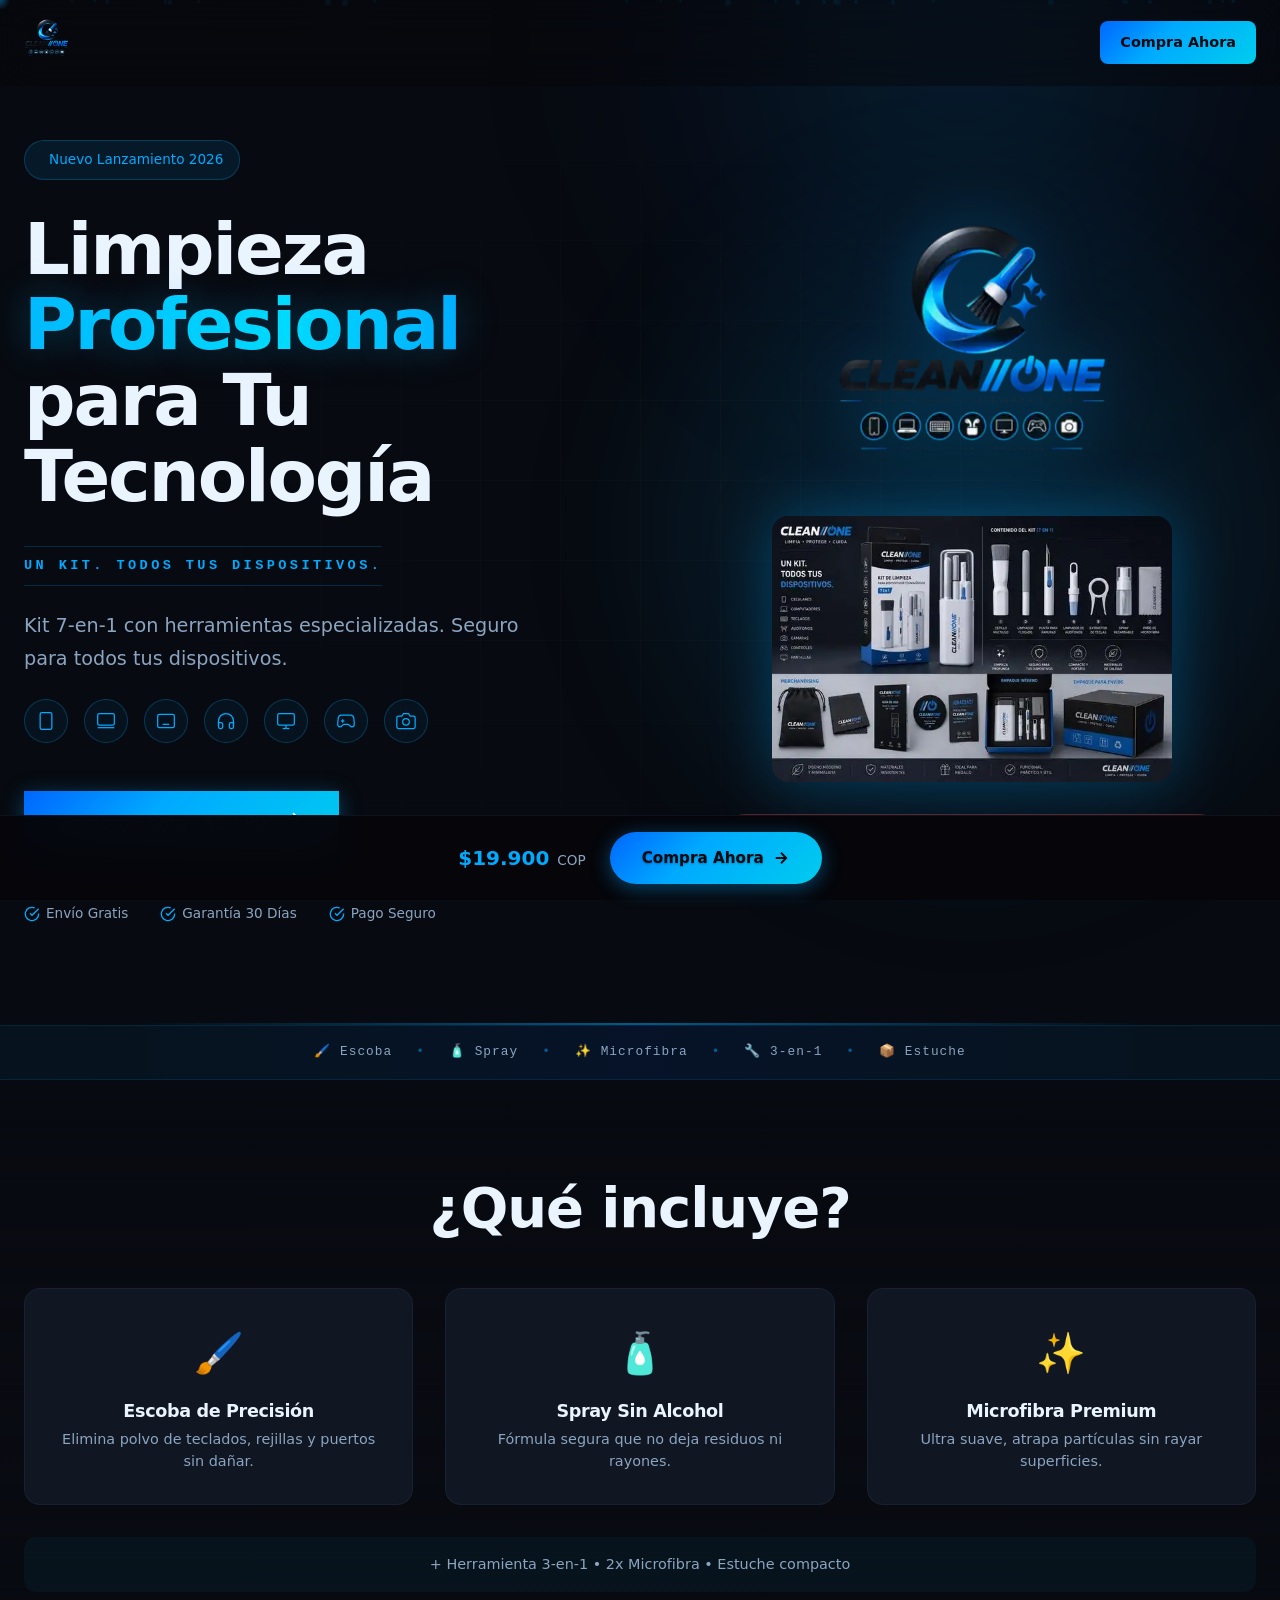
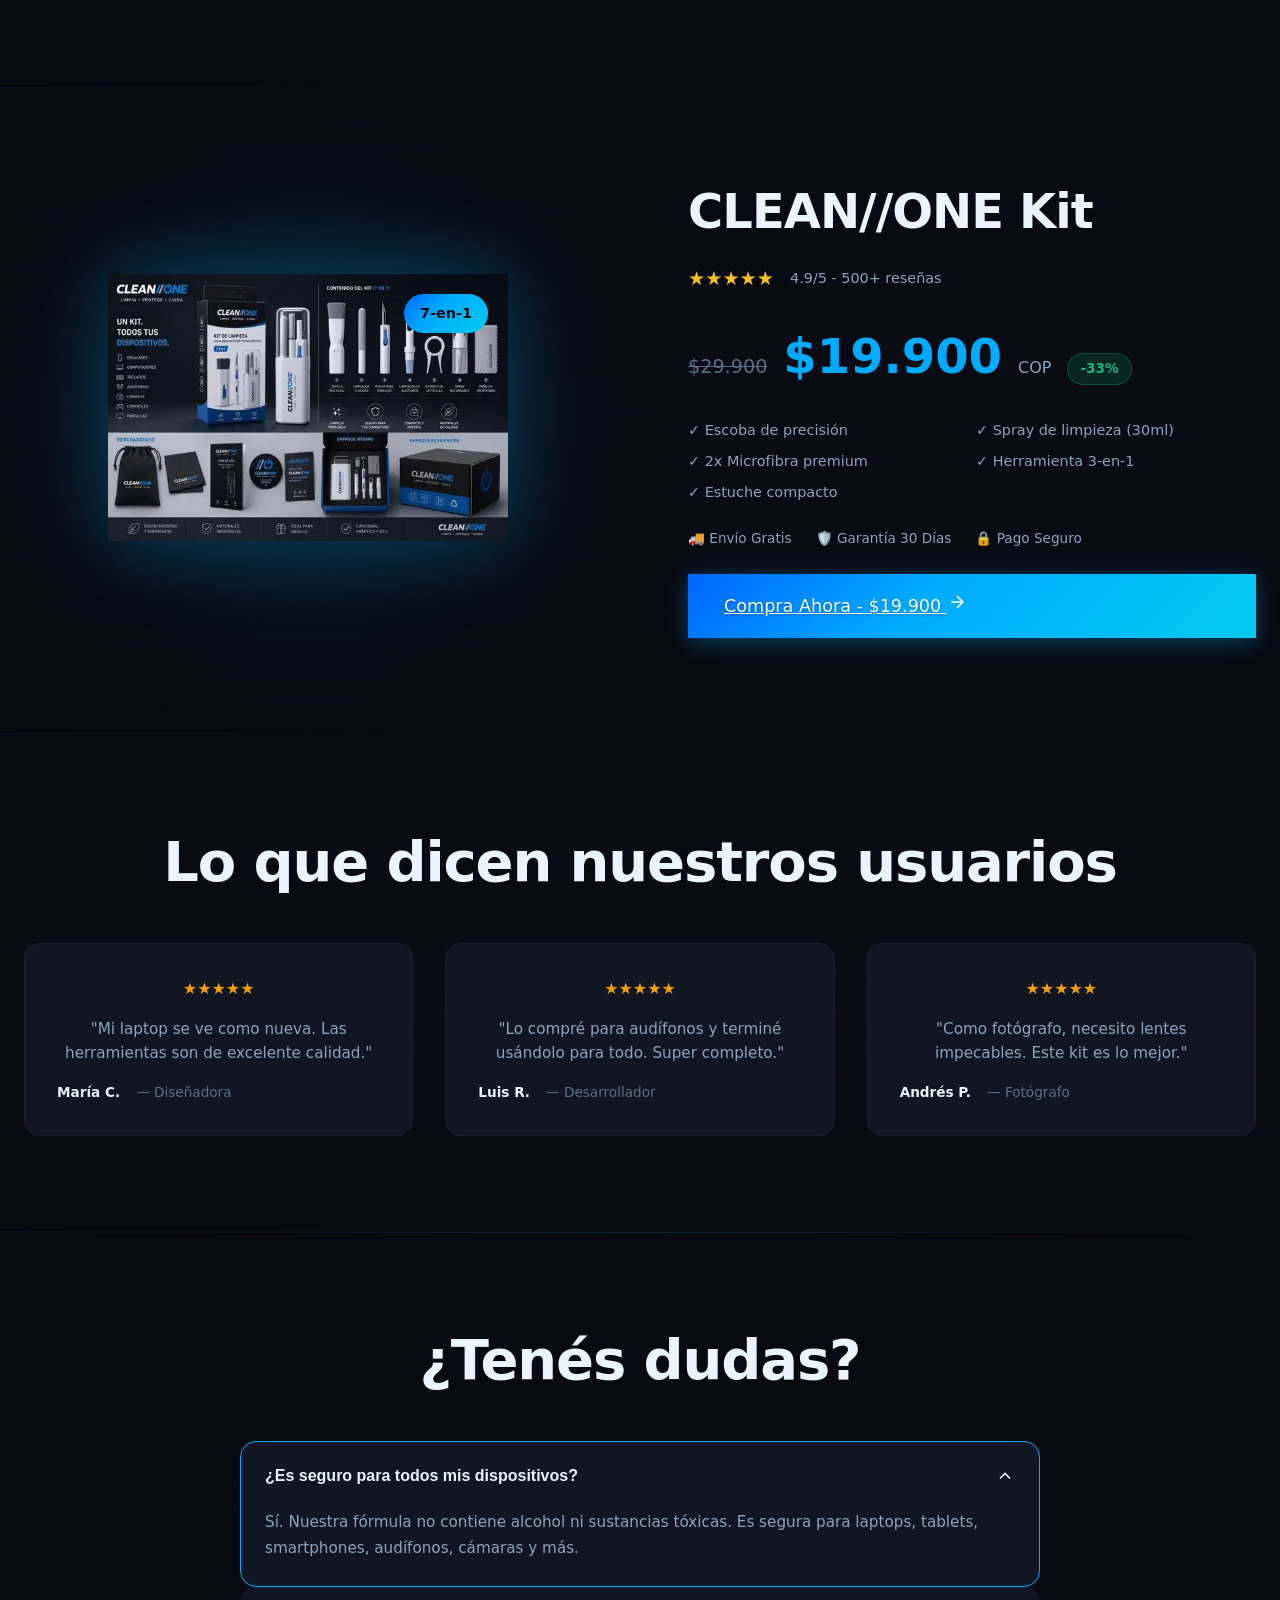
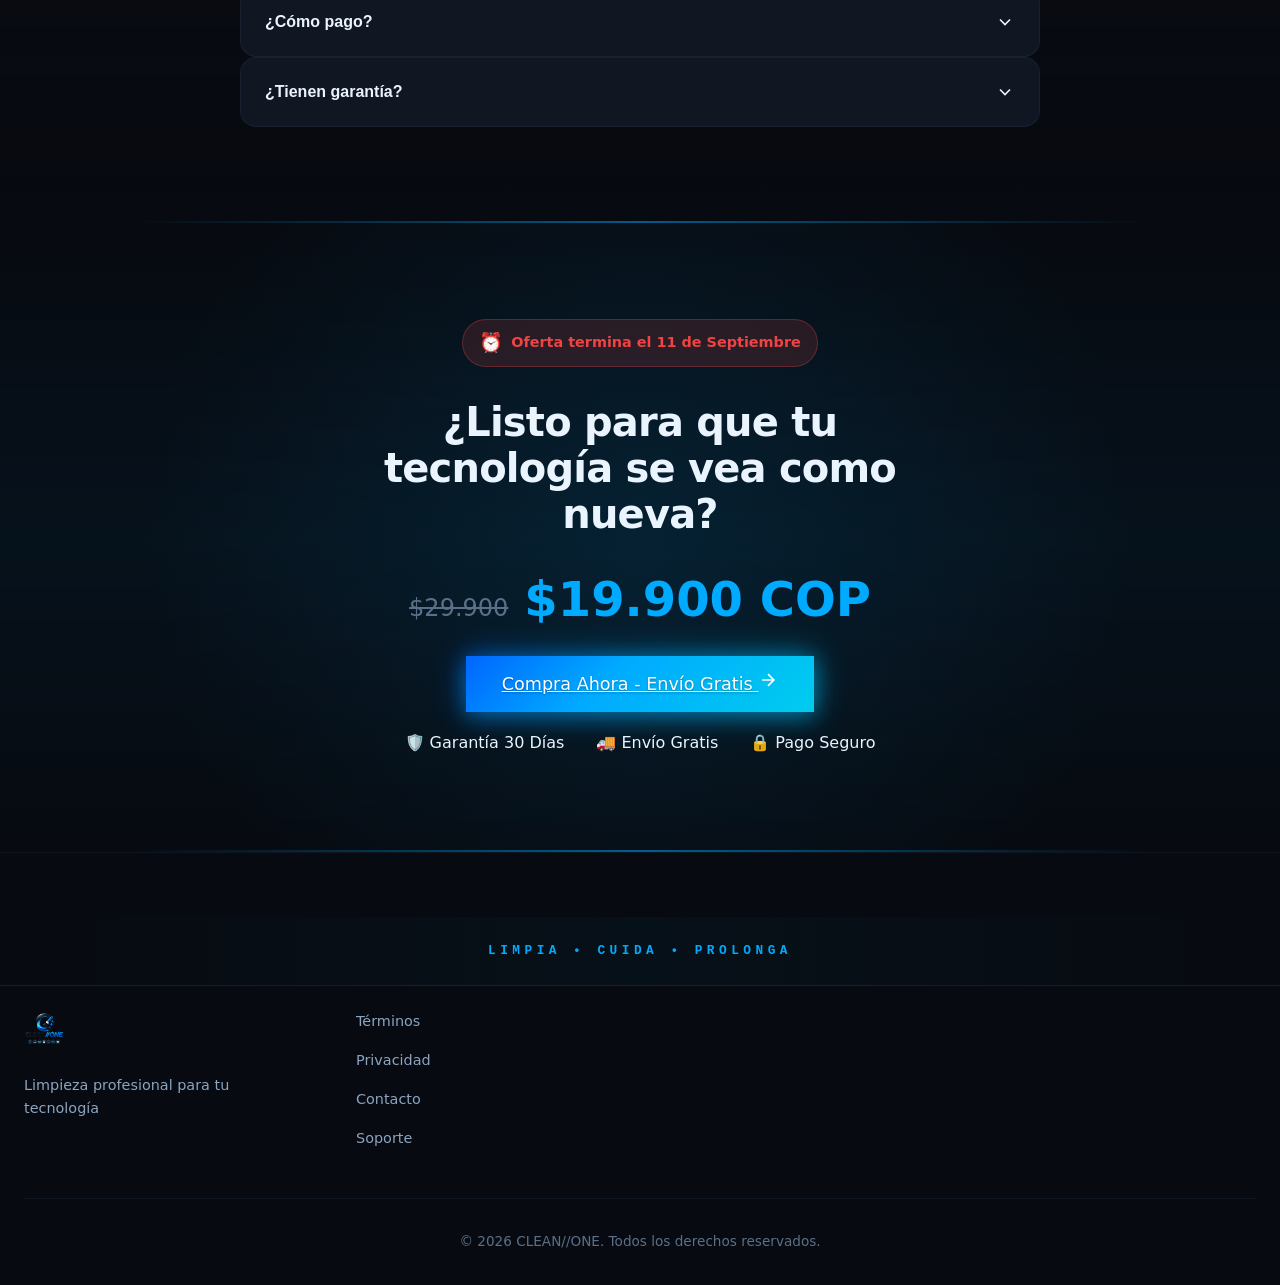
<file: index.html>
<!DOCTYPE html>
<html lang="es">
<head>
    <meta charset="UTF-8">
    <meta name="viewport" content="width=device-width, initial-scale=1.0">
    <title>CLEAN//ONE - Kit de Limpieza Profesional 7-en-1</title>
    <meta name="description" content="Kit de limpieza profesional para tecnología. 7 herramientas especializadas. Envío gratis a todo Colombia. $19.900 COP.">
    <link rel="dns-prefetch" href="https://fonts.googleapis.com">
    <link rel="dns-prefetch" href="https://fonts.gstatic.com">
    <link rel="preconnect" href="https://fonts.gstatic.com" crossorigin>
    <link rel="preload" href="images/logo.webp" as="image">
    <link rel="preload" href="images/kit-clean.webp" as="image">
    <link rel="icon" type="image/webp" href="images/logo.webp">
    <style>*,*::before,*::after{margin:0;padding:0;box-sizing:border-box}
:root{--bg-primary:#070a10;--bg-secondary:#0c1018;--bg-card:#101622;--bg-card-hover:#151d2e;--bg-glass:rgba(16,22,34,.75);--text-primary:#eaf4ff;--text-secondary:#8ba4c0;--text-muted:#5a7088;--accent-primary:#00aaff;--accent-secondary:#0088dd;--accent-tertiary:#00ccee;--accent-gradient:linear-gradient(135deg,#0066ff 0%,#00aaff 40%,#00ccee 100%);--accent-gradient-text:linear-gradient(90deg,#00aaff 0%,#00ccee 30%,#0088ff 60%,#00aaff 100%);--border-subtle:rgba(100,160,220,.08);--border-accent:rgba(0,170,255,.3);--radius-sm:8px;--radius-md:12px;--radius-lg:16px;--radius-xl:24px;--radius-full:9999px;--ease-spring:cubic-bezier(.34,1.56,.64,1);--ease-smooth:cubic-bezier(.4,0,.2,1);--duration-fast:150ms;--duration-normal:250ms;--duration-slow:400ms;--font-primary:'Inter',-apple-system,BlinkMacSystemFont,system-ui,sans-serif;--space-xs:4px;--space-sm:8px;--space-md:16px;--space-lg:24px;--space-xl:32px;--space-2xl:48px;--space-3xl:64px;--space-4xl:96px}
html{scroll-behavior:smooth;font-size:16px;-webkit-font-smoothing:antialiased}
body{font-family:var(--font-primary);background:var(--bg-primary);color:var(--text-primary);line-height:1.6;overflow-x:hidden}
::selection{background:rgba(0,170,255,.35);color:var(--text-primary)}
.scroll-progress{position:fixed;top:0;left:0;width:0%;height:3px;background:var(--accent-gradient);z-index:10000;transition:width .1s ease-out}
.cursor-trail{position:fixed;width:20px;height:20px;border-radius:50%;background:radial-gradient(circle,rgba(0,170,255,.4) 0%,transparent 70%);pointer-events:none;z-index:9999;transform:translate(-50%,-50%);transition:transform .1s ease-out,opacity .3s;mix-blend-mode:screen}
.particles-container{position:fixed;inset:0;pointer-events:none;z-index:-1;overflow:hidden}
.social-proof-bar{position:fixed;top:70px;left:0;right:0;z-index:999;background:rgba(7,10,16,.95);backdrop-filter:blur(20px);border-bottom:1px solid var(--border-subtle);padding:var(--space-sm) 0;transform:translateY(-100%);opacity:0;transition:all var(--duration-slow) var(--ease-smooth)}
.social-proof-bar.visible{transform:translateY(0);opacity:1}
.social-proof-content{max-width:1280px;margin:0 auto;padding:0 var(--space-lg);display:flex;align-items:center;justify-content:center;gap:var(--space-lg);font-size:.85rem}
.live-viewers{display:flex;align-items:center;gap:var(--space-sm);color:var(--text-secondary)}
.pulse-dot{width:8px;height:8px;background:#10b981;border-radius:50%;animation:pulse 2s ease-in-out infinite}
@keyframes pulse{0%,100%{transform:scale(1);opacity:1}50%{transform:scale(1.2);opacity:.7}}
.social-proof-divider{width:1px;height:16px;background:var(--border-subtle)}
.recent-purchase{display:flex;align-items:center;gap:var(--space-sm);color:var(--text-secondary)}
.purchase-icon{font-size:1rem}
h1,h2,h3,h4,h5,h6{font-weight:700;line-height:1.15;letter-spacing:-.02em}
.gradient-text{background:var(--accent-gradient-text);background-size:200% auto;-webkit-background-clip:text;-webkit-text-fill-color:transparent;background-clip:text;animation:shimmer 4s ease-in-out infinite;text-shadow:0 0 40px rgba(0,170,255,.3);filter:brightness(1.1)}
@keyframes shimmer{0%,100%{background-position:0% center}50%{background-position:200% center}}
.section-label{display:inline-flex;align-items:center;gap:var(--space-sm);font-family:var(--font-mono);font-size:.75rem;font-weight:500;text-transform:uppercase;letter-spacing:.15em;color:var(--accent-primary);padding:var(--space-sm) var(--space-md);background:rgba(0,170,255,.08);border:1px solid rgba(0,170,255,.15);border-radius:var(--radius-full);margin-bottom:var(--space-lg)}
.section-title{font-size:clamp(2.25rem,5vw,3.5rem);margin-bottom:var(--space-lg)}
.btn{position:relative;display:inline-flex;align-items:center;justify-content:center;gap:var(--space-sm);padding:14px 28px;font-family:var(--font-primary);font-size:1rem;font-weight:600;text-decoration:none;border-radius:var(--radius-md);border:none;cursor:pointer;overflow:hidden;transition:all var(--duration-normal) var(--ease-smooth)}
.btn-primary{background:var(--accent-gradient);color:#fff;box-shadow:0 4px 20px rgba(0,170,255,.35);text-shadow:0 1px 2px rgba(0,0,0,.3)}
.btn-primary:hover{transform:translateY(-3px) scale(1.02);box-shadow:0 8px 30px rgba(0,170,255,.45)}
.btn-large{padding:18px 36px;font-size:1.1rem}
.btn-full{width:100%}
.btn-glow{position:relative}
.btn-glow::after{content:'';position:absolute;inset:-2px;background:var(--accent-gradient);border-radius:inherit;z-index:-1;filter:blur(15px);opacity:.5;animation:glow-pulse 3s ease-in-out infinite}
@keyframes glow-pulse{0%,100%{opacity:.4;filter:blur(15px)}50%{opacity:.7;filter:blur(20px)}}
.navbar{position:fixed;top:0;left:0;right:0;z-index:1000;padding:var(--space-md) 0;background:rgba(7,10,16,.5);backdrop-filter:blur(20px);-webkit-backdrop-filter:blur(20px);border-bottom:1px solid transparent;transition:all var(--duration-slow) var(--ease-smooth)}
.navbar.scrolled{padding:var(--space-sm) 0;background:rgba(7,10,16,.9);border-bottom-color:var(--border-subtle);box-shadow:0 8px 32px rgba(0,0,0,.5)}
.nav-container{max-width:1280px;margin:0 auto;padding:0 var(--space-lg);display:flex;align-items:center;justify-content:space-between}
.nav-logo{text-decoration:none}
.nav-logo-img{height:45px;width:auto;transition:transform var(--duration-normal) var(--ease-spring)}
.nav-logo:hover .nav-logo-img{transform:scale(1.05)}
.nav-cta{padding:10px 20px;background:var(--accent-gradient);color:#fff!important;font-weight:600;font-size:.9rem;border-radius:var(--radius-sm);text-decoration:none;transition:all var(--duration-normal) var(--ease-spring)}
.nav-cta:hover{transform:translateY(-2px) scale(1.05);box-shadow:0 4px 20px rgba(0,170,255,.4)}
.hero{position:relative;min-height:100vh;display:flex;align-items:center;padding:140px 0 100px;overflow:hidden}
.hero-bg{position:absolute;inset:0;z-index:-1}
.hero-gradient{position:absolute;top:-30%;right:-10%;width:70%;height:70%;background:radial-gradient(circle,rgba(0,170,255,.15) 0%,rgba(0,102,255,.05) 40%,transparent 70%);filter:blur(80px);animation:gradient-drift 20s ease-in-out infinite}
@keyframes gradient-drift{0%,100%{transform:translate(0,0) scale(1)}25%{transform:translate(-5%,5%) scale(1.1)}50%{transform:translate(-10%,0%) scale(1)}75%{transform:translate(-5%,-5%) scale(.9)}}
.hero-grid{position:absolute;inset:0;background-image:linear-gradient(rgba(255,255,255,.015) 1px,transparent 1px),linear-gradient(90deg,rgba(255,255,255,.015) 1px,transparent 1px);background-size:80px 80px;mask-image:radial-gradient(ellipse at center,black 20%,transparent 70%);animation:grid-scroll 30s linear infinite}
@keyframes grid-scroll{0%{transform:translateY(0)}100%{transform:translateY(80px)}}
.hero-container{max-width:1280px;margin:0 auto;padding:0 var(--space-lg);display:grid;grid-template-columns:1fr 1fr;gap:var(--space-4xl);align-items:center}
.hero-content{position:relative;z-index:1}
.hero-badge{display:inline-flex;align-items:center;gap:var(--space-sm);padding:var(--space-sm) var(--space-md);background:rgba(0,170,255,.1);border:1px solid rgba(0,170,255,.25);border-radius:var(--radius-full);font-size:.85rem;font-weight:500;color:var(--accent-primary);margin-bottom:var(--space-xl);animation:badge-in .8s var(--ease-spring) both}
@keyframes badge-in{from{opacity:0;transform:translateY(20px) scale(.9)}to{opacity:1;transform:translateY(0) scale(1)}}
.hero-title{font-size:clamp(2.75rem,6vw,4.5rem);font-weight:900;line-height:1.05;margin-bottom:var(--space-xl);letter-spacing:-.03em;animation:title-in 1s var(--ease-spring) .1s both}
@keyframes title-in{from{opacity:0;transform:translateY(30px)}to{opacity:1;transform:translateY(0)}}
.hero-tagline{font-family:var(--font-mono);font-size:.85rem;font-weight:600;letter-spacing:.25em;text-transform:uppercase;color:var(--accent-primary);margin-bottom:var(--space-lg);padding:var(--space-sm) 0;border-top:1px solid rgba(0,170,255,.2);border-bottom:1px solid rgba(0,170,255,.2);display:inline-block;animation:tagline-in 1s var(--ease-spring) .15s both}
@keyframes tagline-in{from{opacity:0;transform:translateX(-20px)}to{opacity:1;transform:translateX(0)}}
.hero-subtitle{font-size:1.2rem;color:var(--text-secondary);line-height:1.7;margin-bottom:var(--space-lg);max-width:520px;animation:subtitle-in 1s var(--ease-spring) .2s both}
@keyframes subtitle-in{from{opacity:0;transform:translateY(30px)}to{opacity:1;transform:translateY(0)}}
.hero-devices{display:flex;gap:var(--space-md);margin-bottom:var(--space-2xl);animation:devices-in 1s var(--ease-spring) .25s both}
@keyframes devices-in{from{opacity:0;transform:translateY(15px)}to{opacity:1;transform:translateY(0)}}
.device-icon{width:44px;height:44px;display:flex;align-items:center;justify-content:center;border-radius:50%;border:1.5px solid rgba(0,170,255,.25);background:rgba(0,170,255,.06);color:var(--accent-primary);transition:all var(--duration-normal) var(--ease-spring);cursor:default}
.device-icon:hover{background:rgba(0,170,255,.15);border-color:var(--accent-primary);transform:translateY(-3px) scale(1.1);box-shadow:0 4px 20px rgba(0,170,255,.3)}
.device-icon svg{width:20px;height:20px}
.hero-cta-group{display:flex;gap:var(--space-md);margin-bottom:var(--space-2xl);animation:cta-in 1s var(--ease-spring) .3s both}
@keyframes cta-in{from{opacity:0;transform:translateY(30px)}to{opacity:1;transform:translateY(0)}}
.hero-trust{display:flex;gap:var(--space-xl);animation:trust-in 1s var(--ease-spring) .4s both}
@keyframes trust-in{from{opacity:0;transform:translateY(20px)}to{opacity:1;transform:translateY(0)}}
.trust-item{display:flex;align-items:center;gap:6px;font-size:.85rem;color:var(--text-secondary)}
.trust-item svg{color:var(--accent-primary)}
.hero-visual{position:relative}
.product-showcase{position:relative;width:100%;max-width:500px}
.product-glow{position:absolute;inset:-30%;background:radial-gradient(circle,rgba(0,170,255,.2) 0%,transparent 60%);filter:blur(50px);animation:glow-breathe 4s ease-in-out infinite}
@keyframes glow-breathe{0%,100%{opacity:.5;transform:scale(1)}50%{opacity:.8;transform:scale(1.1)}}
.product-image{position:relative;display:flex;justify-content:center;align-items:center}
.hero-logo-wrapper{text-align:center;margin-bottom:var(--space-lg);animation:logo-in 1s var(--ease-spring) .2s both}
@keyframes logo-in{from{opacity:0;transform:scale(.8) translateY(20px)}to{opacity:1;transform:scale(1) translateY(0)}}
.hero-logo-img{width:100%;max-width:280px;height:auto;filter:drop-shadow(0 0 30px rgba(0,170,255,.25));animation:logo-float 6s ease-in-out infinite}
@keyframes logo-float{0%,100%{transform:translateY(0) rotate(0deg)}25%{transform:translateY(-12px) rotate(1deg)}75%{transform:translateY(-8px) rotate(-1deg)}}
.container{max-width:1280px;margin:0 auto;padding:0 var(--space-lg)}
</style>
    <link rel="stylesheet" href="styles.min.css" media="print" onload="this.media='all'">
    <noscript><link rel="stylesheet" href="styles.min.css"></noscript>
</head>
<body>
    <!-- SCROLL PROGRESS BAR -->
    <div class="scroll-progress" id="scrollProgress"></div>
    
    <!-- CURSOR TRAIL -->
    <div class="cursor-trail" id="cursorTrail"></div>
    
    <!-- PARTICLES BACKGROUND -->
    <div class="particles-container" id="particles"></div>
    
    <!-- NAVBAR -->
    <nav class="navbar" id="navbar">
        <div class="nav-container">
            <a href="#" class="nav-logo">
                <picture>
                    <source srcset="images/logo.webp" type="image/webp">
                    <img src="images/logo.png" alt="CLEAN//ONE" class="nav-logo-img">
                </picture>
            </a>
            <a href="pages/pago.html" class="nav-cta">Compra Ahora</a>
        </div>
    </nav>

    <!-- LIVE SOCIAL PROOF BAR -->
    <div class="social-proof-bar" id="socialProofBar">
        <div class="social-proof-content">
            <div class="live-viewers" id="liveViewers">
                <span class="pulse-dot"></span>
                <span><strong id="viewerCount">47</strong> personas viendo esto</span>
            </div>
            <div class="social-proof-divider"></div>
            <div class="recent-purchase" id="recentPurchase">
                <span class="purchase-icon">🛒</span>
                <span id="purchaseText">Carlos de Bogotá compró hace 3 minutos</span>
            </div>
        </div>
    </div>

    <!-- HERO SECTION -->
    <section class="hero" id="hero">
        <div class="hero-bg">
            <div class="hero-gradient"></div>
            <div class="hero-grid"></div>
        </div>
        <div class="hero-container">
            <div class="hero-content">
                <div class="hero-badge">
                    <span class="badge-dot"></span>
                    Nuevo Lanzamiento 2026
                </div>
                <h1 class="hero-title">
                    Limpieza <span class="gradient-text">Profesional</span><br>
                    para Tu Tecnología
                </h1>
                <p class="hero-tagline">UN KIT. TODOS TUS DISPOSITIVOS.</p>
                <p class="hero-subtitle">
                    Kit 7-en-1 con herramientas especializadas. Seguro para todos tus dispositivos.
                </p>
                <!-- DEVICE ICONS — from logo -->
                <div class="hero-devices">
                    <div class="device-icon" title="Smartphones">
                        <svg width="22" height="22" viewBox="0 0 24 24" fill="none" stroke="currentColor" stroke-width="1.5"><rect x="5" y="2" width="14" height="20" rx="2" ry="2"/><line x1="12" y1="18" x2="12.01" y2="18"/></svg>
                    </div>
                    <div class="device-icon" title="Laptops">
                        <svg width="22" height="22" viewBox="0 0 24 24" fill="none" stroke="currentColor" stroke-width="1.5"><rect x="2" y="3" width="20" height="14" rx="2" ry="2"/><line x1="2" y1="20" x2="22" y2="20"/></svg>
                    </div>
                    <div class="device-icon" title="Teclados">
                        <svg width="22" height="22" viewBox="0 0 24 24" fill="none" stroke="currentColor" stroke-width="1.5"><rect x="2" y="4" width="20" height="16" rx="2" ry="2"/><line x1="6" y1="8" x2="6.01" y2="8"/><line x1="10" y1="8" x2="10.01" y2="8"/><line x1="14" y1="8" x2="14.01" y2="8"/><line x1="18" y1="8" x2="18.01" y2="8"/><line x1="6" y1="12" x2="6.01" y2="12"/><line x1="10" y1="12" x2="10.01" y2="12"/><line x1="14" y1="12" x2="14.01" y2="12"/><line x1="18" y1="12" x2="18.01" y2="12"/><line x1="8" y1="16" x2="16" y2="16"/></svg>
                    </div>
                    <div class="device-icon" title="Audífonos">
                        <svg width="22" height="22" viewBox="0 0 24 24" fill="none" stroke="currentColor" stroke-width="1.5"><path d="M3 18v-6a9 9 0 0 1 18 0v6"/><path d="M21 19a2 2 0 0 1-2 2h-1a2 2 0 0 1-2-2v-3a2 2 0 0 1 2-2h3zM3 19a2 2 0 0 0 2 2h1a2 2 0 0 0 2-2v-3a2 2 0 0 0-2-2H3z"/></svg>
                    </div>
                    <div class="device-icon" title="Monitores">
                        <svg width="22" height="22" viewBox="0 0 24 24" fill="none" stroke="currentColor" stroke-width="1.5"><rect x="2" y="3" width="20" height="14" rx="2" ry="2"/><line x1="8" y1="21" x2="16" y2="21"/><line x1="12" y1="17" x2="12" y2="21"/></svg>
                    </div>
                    <div class="device-icon" title="Consolas">
                        <svg width="22" height="22" viewBox="0 0 24 24" fill="none" stroke="currentColor" stroke-width="1.5"><line x1="6" y1="12" x2="10" y2="12"/><line x1="8" y1="10" x2="8" y2="14"/><line x1="15" y1="13" x2="15.01" y2="13"/><line x1="18" y1="10" x2="18.01" y2="10"/><path d="M17.32 5H6.68a4 4 0 0 0-3.978 3.59c-.006.052-.01.101-.017.152C2.604 9.416 2 14.456 2 16a3 3 0 0 0 3 3c1 0 1.5-.5 2-1l1.414-1.414A2 2 0 0 1 9.828 16h4.344a2 2 0 0 1 1.414.586L17 18c.5.5 1 1 2 1a3 3 0 0 0 3-3c0-1.545-.604-6.584-.685-7.258-.007-.05-.011-.1-.017-.151A4 4 0 0 0 17.32 5z"/></svg>
                    </div>
                    <div class="device-icon" title="Cámaras">
                        <svg width="22" height="22" viewBox="0 0 24 24" fill="none" stroke="currentColor" stroke-width="1.5"><path d="M23 19a2 2 0 0 1-2 2H3a2 2 0 0 1-2-2V8a2 2 0 0 1 2-2h4l2-3h6l2 3h4a2 2 0 0 1 2 2z"/><circle cx="12" cy="13" r="4"/></svg>
                    </div>
                </div>
                <div class="hero-cta-group">
                    <a href="pages/pago.html" class="btn-primary btn-large">
                        <span>Compra Ahora - $19.900</span>
                        <svg width="20" height="20" viewBox="0 0 24 24" fill="none" stroke="currentColor" stroke-width="2">
                            <path d="M5 12h14M12 5l7 7-7 7"/>
                        </svg>
                    </a>
                </div>
                <div class="hero-trust">
                    <div class="trust-item">
                        <svg width="16" height="16" viewBox="0 0 24 24" fill="none" stroke="currentColor" stroke-width="2">
                            <path d="M22 11.08V12a10 10 0 1 1-5.93-9.14"/>
                            <polyline points="22 4 12 14.01 9 11.01"/>
                        </svg>
                        <span>Envío Gratis</span>
                    </div>
                    <div class="trust-item">
                        <svg width="16" height="16" viewBox="0 0 24 24" fill="none" stroke="currentColor" stroke-width="2">
                            <path d="M22 11.08V12a10 10 0 1 1-5.93-9.14"/>
                            <polyline points="22 4 12 14.01 9 11.01"/>
                        </svg>
                        <span>Garantía 30 Días</span>
                    </div>
                    <div class="trust-item">
                        <svg width="16" height="16" viewBox="0 0 24 24" fill="none" stroke="currentColor" stroke-width="2">
                            <path d="M22 11.08V12a10 10 0 1 1-5.93-9.14"/>
                            <polyline points="22 4 12 14.01 9 11.01"/>
                        </svg>
                        <span>Pago Seguro</span>
                    </div>
                </div>
            </div>
            <div class="hero-visual">
                <div class="product-showcase">
                    <div class="product-glow"></div>
                    <div class="hero-logo-wrapper">
                        <picture>
                            <source srcset="images/logo.webp" type="image/webp">
                            <img src="images/logo.png" alt="CLEAN//ONE" class="hero-logo-img">
                        </picture>
                    </div>
                    <div class="product-image">
                        <picture>
                            <source srcset="images/kit-clean.webp" type="image/webp">
                            <img src="images/kit-clean.jpg" alt="CLEAN//ONE - Kit de Limpieza 7-en-1" class="hero-product-img">
                        </picture>
                    </div>
                    <div class="countdown-inline" id="countdownInline">
                        <span class="countdown-label">Oferta termina en:</span>
                        <div class="countdown-mini">
                            <span id="cdDays">00</span>d
                            <span id="cdHours">00</span>h
                            <span id="cdMinutes">00</span>m
                            <span id="cdSeconds">00</span>s
                        </div>
                    </div>
                </div>
            </div>
        </div>
    </section>

    <!-- BRAND STRIP — Identity Bar -->
    <div class="brand-strip">
        <div class="brand-strip-inner">
            <span class="brand-strip-item">🖌️ Escoba</span>
            <span class="brand-strip-dot">•</span>
            <span class="brand-strip-item">🧴 Spray</span>
            <span class="brand-strip-dot">•</span>
            <span class="brand-strip-item">✨ Microfibra</span>
            <span class="brand-strip-dot">•</span>
            <span class="brand-strip-item">🔧 3-en-1</span>
            <span class="brand-strip-dot">•</span>
            <span class="brand-strip-item">📦 Estuche</span>
        </div>
    </div>

    <!-- FEATURES SECTION (Simplified - 3 items) -->
    <section class="features-section" id="features">
        <div class="container">
            <h2 class="section-title">¿Qué incluye?</h2>
            <div class="features-grid-simplified">
                <div class="feature-item-simplified">
                    <div class="feature-icon-simplified">🖌️</div>
                    <h3>Escoba de Precisión</h3>
                    <p>Elimina polvo de teclados, rejillas y puertos sin dañar.</p>
                </div>
                <div class="feature-item-simplified">
                    <div class="feature-icon-simplified">🧴</div>
                    <h3>Spray Sin Alcohol</h3>
                    <p>Fórmula segura que no deja residuos ni rayones.</p>
                </div>
                <div class="feature-item-simplified">
                    <div class="feature-icon-simplified">✨</div>
                    <h3>Microfibra Premium</h3>
                    <p>Ultra suave, atrapa partículas sin rayar superficies.</p>
                </div>
            </div>
            <div class="features-more">
                <p>+ Herramienta 3-en-1 • 2x Microfibra • Estuche compacto</p>
            </div>
        </div>
    </section>

    <!-- PRODUCT SECTION -->
    <section class="product-section" id="product">
        <div class="container">
            <div class="product-showcase-section">
                <div class="product-visual">
                    <div class="product-image-wrapper">
                        <div class="product-glow-large"></div>
                        <picture>
                            <source srcset="images/kit-clean.webp" type="image/webp">
                            <img src="images/kit-clean.jpg" alt="CLEAN//ONE - Kit de Limpieza 7-en-1" class="product-main-image" loading="lazy">
                        </picture>
                        <div class="floating-badge">7-en-1</div>
                    </div>
                </div>
                <div class="product-details">
                    <h2 class="product-title">CLEAN//ONE Kit</h2>
                    <div class="product-rating">
                        <span class="stars">★★★★★</span>
                        <span class="rating-text">4.9/5 - 500+ reseñas</span>
                    </div>
                    <div class="product-price">
                        <span class="price-original">$29.900</span>
                        <span class="price-current">$19.900</span>
                        <span class="price-currency">COP</span>
                        <span class="price-discount">-33%</span>
                    </div>
                    <ul class="product-includes">
                        <li>✓ Escoba de precisión</li>
                        <li>✓ Spray de limpieza (30ml)</li>
                        <li>✓ 2x Microfibra premium</li>
                        <li>✓ Herramienta 3-en-1</li>
                        <li>✓ Estuche compacto</li>
                    </ul>
                    <div class="product-badges">
                        <div class="badge-item">🚚 Envío Gratis</div>
                        <div class="badge-item">🛡️ Garantía 30 Días</div>
                        <div class="badge-item">🔒 Pago Seguro</div>
                    </div>
                    <a href="pages/pago.html" class="btn-primary btn-large btn-full">
                        <span>Compra Ahora - $19.900</span>
                        <svg width="20" height="20" viewBox="0 0 24 24" fill="none" stroke="currentColor" stroke-width="2">
                            <path d="M5 12h14M12 5l7 7-7 7"/>
                        </svg>
                    </a>
                </div>
            </div>
        </div>
    </section>

    <!-- REVIEWS SECTION (Simplified - 3 reviews) -->
    <section class="reviews-section" id="reviews">
        <div class="container">
            <h2 class="section-title">Lo que dicen nuestros usuarios</h2>
            <div class="reviews-grid-simplified">
                <div class="review-card-simplified">
                    <div class="review-stars">★★★★★</div>
                    <p>"Mi laptop se ve como nueva. Las herramientas son de excelente calidad."</p>
                    <div class="review-author">
                        <strong>María C.</strong> — Diseñadora
                    </div>
                </div>
                <div class="review-card-simplified">
                    <div class="review-stars">★★★★★</div>
                    <p>"Lo compré para audífonos y terminé usándolo para todo. Super completo."</p>
                    <div class="review-author">
                        <strong>Luis R.</strong> — Desarrollador
                    </div>
                </div>
                <div class="review-card-simplified">
                    <div class="review-stars">★★★★★</div>
                    <p>"Como fotógrafo, necesito lentes impecables. Este kit es lo mejor."</p>
                    <div class="review-author">
                        <strong>Andrés P.</strong> — Fotógrafo
                    </div>
                </div>
            </div>
        </div>
    </section>

    <!-- FAQ SECTION (Simplified - 3 questions) -->
    <section class="faq-section" id="faq">
        <div class="container">
            <h2 class="section-title">¿Tenés dudas?</h2>
            <div class="faq-grid-simplified">
                <div class="faq-item">
                    <button class="faq-question" onclick="toggleFaq(this)">
                        <span>¿Es seguro para todos mis dispositivos?</span>
                        <svg class="faq-icon" width="20" height="20" viewBox="0 0 24 24" fill="none" stroke="currentColor" stroke-width="2">
                            <path d="M6 9l6 6 6-6"/>
                        </svg>
                    </button>
                    <div class="faq-answer">
                        <p>Sí. Nuestra fórmula no contiene alcohol ni sustancias tóxicas. Es segura para laptops, tablets, smartphones, audífonos, cámaras y más.</p>
                    </div>
                </div>
                <div class="faq-item">
                    <button class="faq-question" onclick="toggleFaq(this)">
                        <span>¿Cómo pago?</span>
                        <svg class="faq-icon" width="20" height="20" viewBox="0 0 24 24" fill="none" stroke="currentColor" stroke-width="2">
                            <path d="M6 9l6 6 6-6"/>
                        </svg>
                    </button>
                    <div class="faq-answer">
                        <p>Aceptamos tarjetas de crédito/débito, PSE, Nequi, Daviplata y transferencia. Pago 100% seguro con encriptación SSL.</p>
                    </div>
                </div>
                <div class="faq-item">
                    <button class="faq-question" onclick="toggleFaq(this)">
                        <span>¿Tienen garantía?</span>
                        <svg class="faq-icon" width="20" height="20" viewBox="0 0 24 24" fill="none" stroke="currentColor" stroke-width="2">
                            <path d="M6 9l6 6 6-6"/>
                        </svg>
                    </button>
                    <div class="faq-answer">
                        <p>Sí. Garantía de satisfacción de 30 días. Si no estás satisfecho, te devolvemos tu dinero sin preguntas.</p>
                    </div>
                </div>
            </div>
        </div>
    </section>

    <!-- CTA SECTION -->
    <section class="cta-section" id="buy">
        <div class="cta-bg">
            <div class="cta-gradient"></div>
        </div>
        <div class="container">
            <div class="cta-content">
                <div class="cta-urgency">
                    <span class="urgency-icon">⏰</span>
                    <span>Oferta termina el 11 de Septiembre</span>
                </div>
                <h2 class="cta-title">¿Listo para que tu tecnología se vea como nueva?</h2>
                <div class="cta-price">
                    <span class="cta-price-original">$29.900</span>
                    <span class="cta-price-current">$19.900 COP</span>
                </div>
                <div class="cta-buttons">
                    <a href="pages/pago.html" class="btn-primary btn-large btn-glow">
                        <span>Compra Ahora - Envío Gratis</span>
                        <svg width="20" height="20" viewBox="0 0 24 24" fill="none" stroke="currentColor" stroke-width="2">
                            <path d="M5 12h14M12 5l7 7-7 7"/>
                        </svg>
                    </a>
                </div>
                <div class="cta-trust">
                    <span>🛡️ Garantía 30 Días</span>
                    <span>🚚 Envío Gratis</span>
                    <span>🔒 Pago Seguro</span>
                </div>
            </div>
        </div>
    </section>

    <!-- FOOTER -->
    <footer class="footer">
        <div class="footer-motto">LIMPIA • CUIDA • PROLONGA</div>
        <div class="container">
            <div class="footer-content">
                <div class="footer-brand">
                    <a href="#" class="nav-logo">
                        <picture>
                            <source srcset="images/logo.webp" type="image/webp">
                            <img src="images/logo.png" alt="CLEAN//ONE" class="footer-logo-img" loading="lazy">
                        </picture>
                    </a>
                    <p class="footer-tagline">Limpieza profesional para tu tecnología</p>
                </div>
                <div class="footer-links">
                    <a href="pages/info.html?section=terminos" target="_blank">Términos</a>
                    <a href="pages/info.html?section=privacidad" target="_blank">Privacidad</a>
                    <a href="pages/info.html?section=contacto" target="_blank">Contacto</a>
                    <a href="pages/info.html?section=soporte" target="_blank">Soporte</a>
                </div>
            </div>
            <div class="footer-bottom">
                <p>&copy; 2026 CLEAN//ONE. Todos los derechos reservados.</p>
            </div>
        </div>
    </footer>

    <!-- STICKY CTA FOR MOBILE -->
    <div class="sticky-cta" id="stickyCta">
        <div class="sticky-cta-content">
            <div class="sticky-cta-price">
                <span class="sticky-price">$19.900</span>
                <span class="sticky-currency">COP</span>
            </div>
            <a href="pages/pago.html" class="btn-primary">
                <span>Compra Ahora</span>
                <svg width="18" height="18" viewBox="0 0 24 24" fill="none" stroke="currentColor" stroke-width="2.5">
                    <path d="M5 12h14M12 5l7 7-7 7"/>
                </svg>
            </a>
        </div>
    </div>

    <script src="script.min.js" defer></script>

    <script>
    if ('serviceWorker' in navigator) {
        navigator.serviceWorker.register('/sw.js').catch(() => {});
    }
    </script>
</body>
</html>
</file>
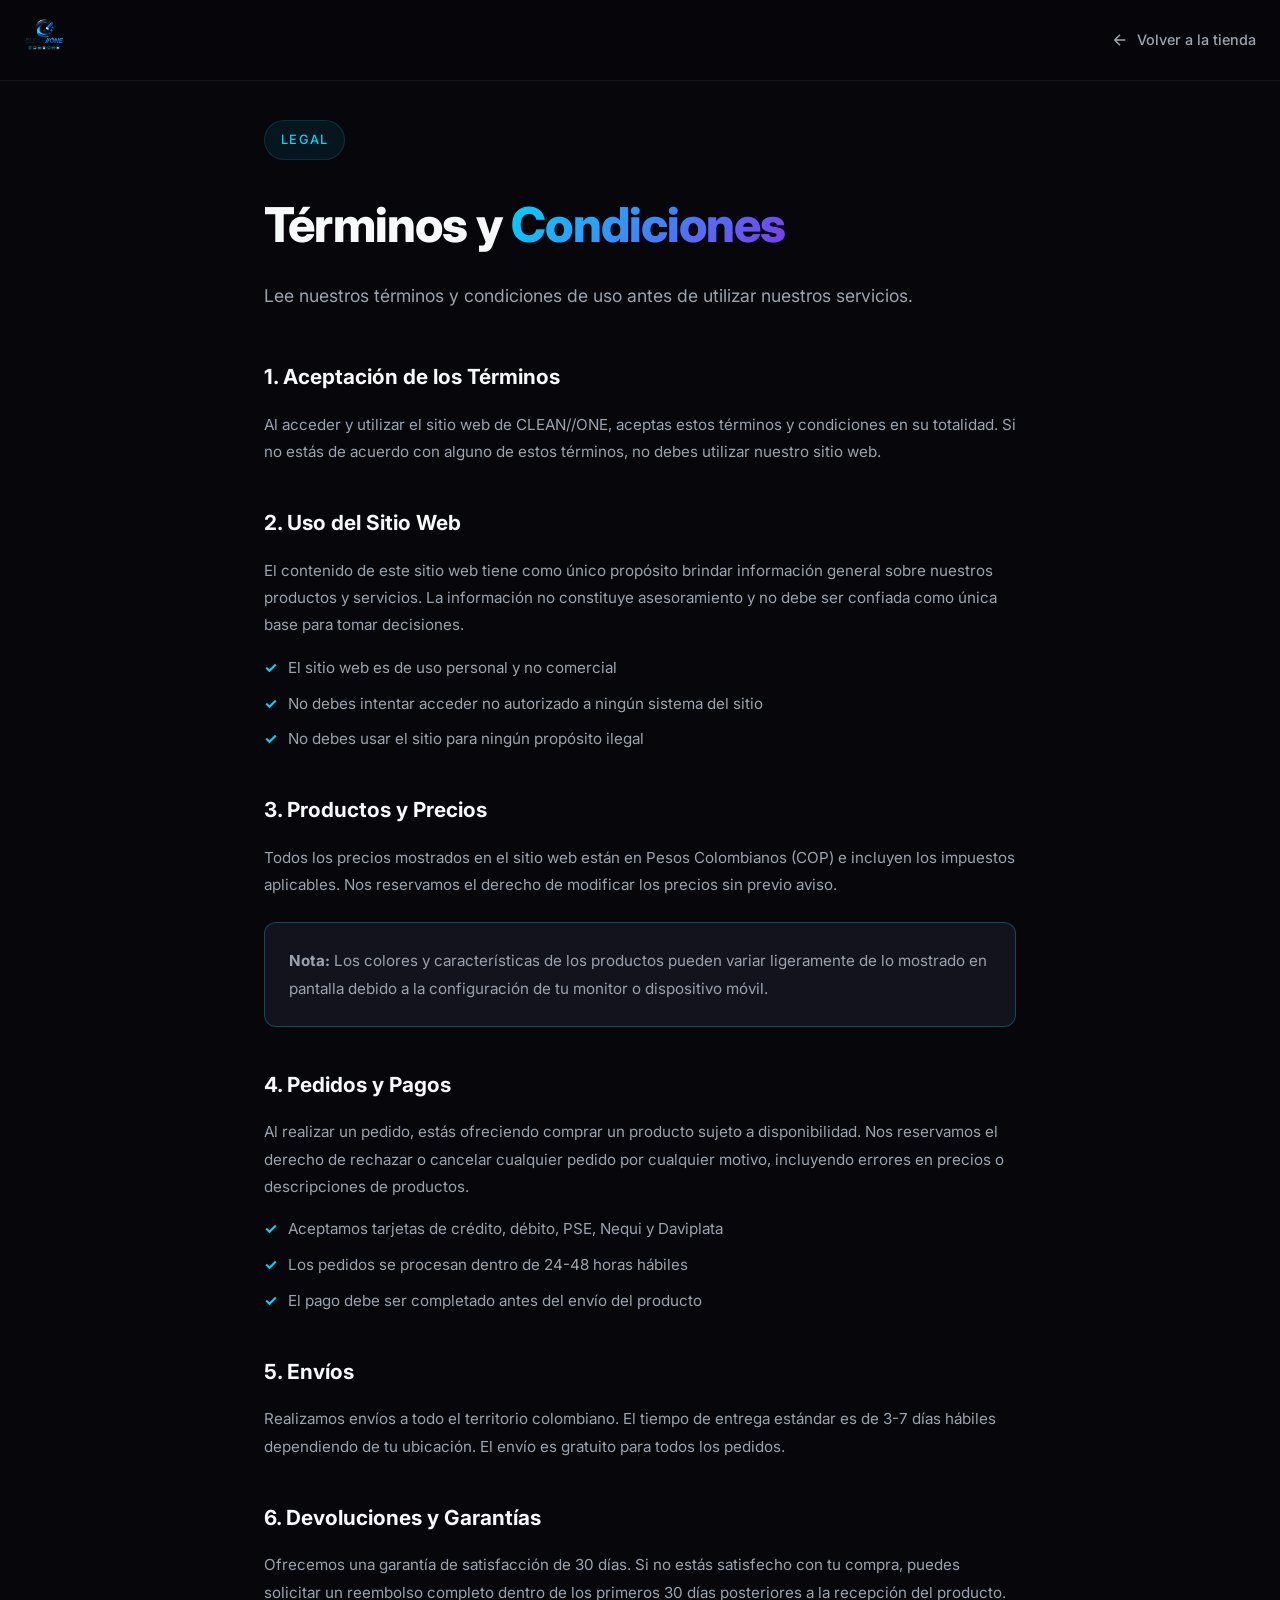
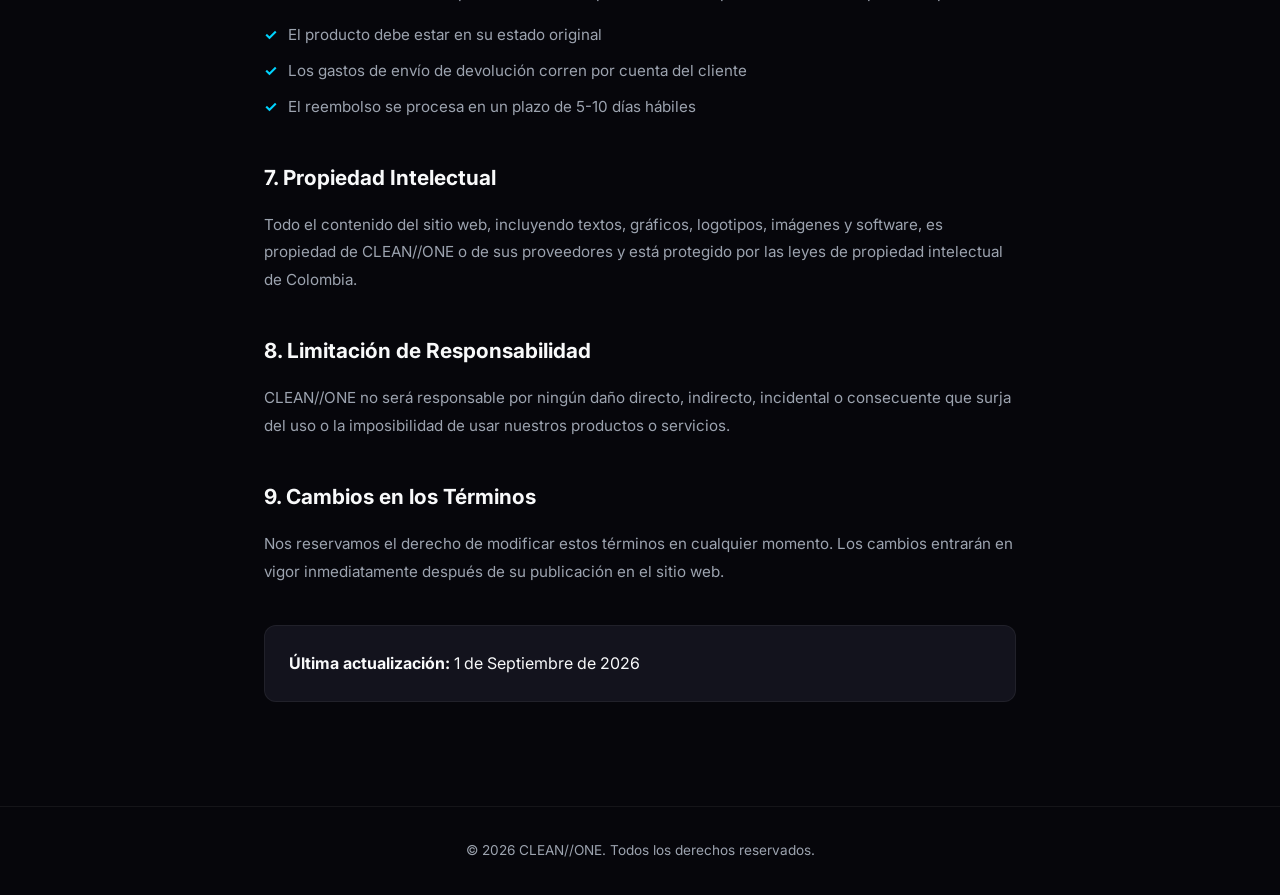
<file: pages/info.html>
<!DOCTYPE html>
<html lang="es">
<head>
    <meta charset="UTF-8">
    <meta name="viewport" content="width=device-width, initial-scale=1.0">
    <title>CLEAN//ONE - Información</title>
    <link rel="preconnect" href="https://fonts.googleapis.com">
    <link rel="preconnect" href="https://fonts.gstatic.com" crossorigin>
    <link href="https://fonts.googleapis.com/css2?family=Inter:wght@300;400;500;600;700;800&display=swap" rel="stylesheet">
    <link rel="icon" type="image/png" href="../images/logo.png">
    <style>
        :root {
            --bg-primary: #06060b;
            --bg-secondary: #0d0d14;
            --bg-card: #13131d;
            --text-primary: #f8f9fa;
            --text-secondary: #9ca3af;
            --accent-primary: #00d4ff;
            --accent-secondary: #7c3aed;
            --accent-gradient: linear-gradient(135deg, #00d4ff 0%, #7c3aed 100%);
            --border-subtle: rgba(255, 255, 255, 0.06);
        }

        * {
            margin: 0;
            padding: 0;
            box-sizing: border-box;
        }

        body {
            font-family: 'Inter', sans-serif;
            background: var(--bg-primary);
            color: var(--text-primary);
            line-height: 1.7;
        }

        ::selection {
            background: rgba(0, 212, 255, 0.3);
        }

        /* Navbar */
        .navbar {
            position: fixed;
            top: 0;
            left: 0;
            right: 0;
            z-index: 1000;
            padding: 16px 0;
            background: rgba(6, 6, 11, 0.9);
            backdrop-filter: blur(20px);
            border-bottom: 1px solid var(--border-subtle);
        }

        .nav-container {
            max-width: 1280px;
            margin: 0 auto;
            padding: 0 24px;
            display: flex;
            align-items: center;
            justify-content: space-between;
        }

        .nav-logo {
            text-decoration: none;
        }

        .nav-logo-img {
            height: 40px;
            width: auto;
        }

        .nav-back {
            display: flex;
            align-items: center;
            gap: 8px;
            color: var(--text-secondary);
            text-decoration: none;
            font-size: 0.9rem;
            font-weight: 500;
            transition: color 0.2s;
        }

        .nav-back:hover {
            color: var(--accent-primary);
        }

        .nav-back svg {
            width: 18px;
            height: 18px;
        }

        /* Content */
        .content {
            max-width: 800px;
            margin: 0 auto;
            padding: 120px 24px 80px;
        }

        .content-badge {
            display: inline-flex;
            align-items: center;
            gap: 8px;
            padding: 8px 16px;
            background: rgba(0, 212, 255, 0.08);
            border: 1px solid rgba(0, 212, 255, 0.15);
            border-radius: 9999px;
            font-size: 0.8rem;
            font-weight: 500;
            text-transform: uppercase;
            letter-spacing: 0.1em;
            color: var(--accent-primary);
            margin-bottom: 24px;
        }

        .content-title {
            font-size: clamp(2rem, 4vw, 3rem);
            font-weight: 800;
            margin-bottom: 16px;
            letter-spacing: -0.02em;
        }

        .content-title .gradient-text {
            background: var(--accent-gradient);
            -webkit-background-clip: text;
            -webkit-text-fill-color: transparent;
            background-clip: text;
        }

        .content-subtitle {
            font-size: 1.1rem;
            color: var(--text-secondary);
            margin-bottom: 48px;
            line-height: 1.7;
        }

        .content-section {
            margin-bottom: 40px;
        }

        .content-section h2 {
            font-size: 1.3rem;
            font-weight: 700;
            margin-bottom: 16px;
            color: var(--text-primary);
        }

        .content-section h3 {
            font-size: 1.1rem;
            font-weight: 600;
            margin-bottom: 12px;
            color: var(--accent-primary);
        }

        .content-section p {
            font-size: 0.95rem;
            color: var(--text-secondary);
            margin-bottom: 16px;
            line-height: 1.8;
        }

        .content-section ul {
            list-style: none;
            margin-bottom: 16px;
        }

        .content-section ul li {
            position: relative;
            padding-left: 24px;
            margin-bottom: 10px;
            font-size: 0.95rem;
            color: var(--text-secondary);
            line-height: 1.7;
        }

        .content-section ul li::before {
            content: '✓';
            position: absolute;
            left: 0;
            color: var(--accent-primary);
            font-weight: 700;
        }

        .highlight-box {
            background: var(--bg-card);
            border: 1px solid var(--border-subtle);
            border-radius: 12px;
            padding: 24px;
            margin: 24px 0;
        }

        .highlight-box.accent {
            border-color: rgba(0, 212, 255, 0.3);
        }

        .highlight-box p {
            margin-bottom: 0;
        }

        /* Contact Grid */
        .contact-grid {
            display: grid;
            grid-template-columns: repeat(auto-fit, minmax(220px, 1fr));
            gap: 20px;
            margin: 24px 0;
        }

        .contact-card {
            background: var(--bg-card);
            border: 1px solid var(--border-subtle);
            border-radius: 12px;
            padding: 24px;
            text-align: center;
            transition: all 0.3s ease;
        }

        .contact-card:hover {
            border-color: var(--accent-primary);
            transform: translateY(-4px);
        }

        .contact-icon {
            font-size: 2rem;
            margin-bottom: 12px;
        }

        .contact-card h3 {
            font-size: 1rem;
            font-weight: 600;
            margin-bottom: 8px;
        }

        .contact-card p {
            font-size: 0.85rem;
            color: var(--text-secondary);
        }

        .contact-card a {
            color: var(--accent-primary);
            text-decoration: none;
        }

        .contact-card a:hover {
            text-decoration: underline;
        }

        /* Footer */
        .footer {
            padding: 32px 0;
            border-top: 1px solid var(--border-subtle);
            text-align: center;
        }

        .footer p {
            color: var(--text-secondary);
            font-size: 0.85rem;
        }

        /* Responsive */
        @media (max-width: 768px) {
            .content {
                padding: 100px 16px 60px;
            }

            .contact-grid {
                grid-template-columns: 1fr;
            }
        }
    </style>
</head>
<body>
    <!-- NAVBAR -->
    <nav class="navbar">
        <div class="nav-container">
            <a href="../index.html" class="nav-logo">
                <picture>
                    <source srcset="../images/logo.webp" type="image/webp">
                    <img src="../images/logo.png" alt="CLEAN//ONE" class="nav-logo-img">
                </picture>
            </a>
            <a href="../index.html" class="nav-back">
                <svg viewBox="0 0 24 24" fill="none" stroke="currentColor" stroke-width="2">
                    <path d="M19 12H5M12 19l-7-7 7-7"/>
                </svg>
                Volver a la tienda
            </a>
        </div>
    </nav>

    <!-- CONTENT -->
    <main class="content" id="content">
        <!-- Content will be loaded dynamically based on URL parameter -->
    </main>

    <!-- FOOTER -->
    <footer class="footer">
        <div class="container">
            <p>&copy; 2026 CLEAN//ONE. Todos los derechos reservados.</p>
        </div>
    </footer>

    <script>
        const sections = {
            terminos: {
                badge: 'Legal',
                title: 'Términos y <span class="gradient-text">Condiciones</span>',
                subtitle: 'Lee nuestros términos y condiciones de uso antes de utilizar nuestros servicios.',
                content: `
                    <div class="content-section">
                        <h2>1. Aceptación de los Términos</h2>
                        <p>Al acceder y utilizar el sitio web de CLEAN//ONE, aceptas estos términos y condiciones en su totalidad. Si no estás de acuerdo con alguno de estos términos, no debes utilizar nuestro sitio web.</p>
                    </div>

                    <div class="content-section">
                        <h2>2. Uso del Sitio Web</h2>
                        <p>El contenido de este sitio web tiene como único propósito brindar información general sobre nuestros productos y servicios. La información no constituye asesoramiento y no debe ser confiada como única base para tomar decisiones.</p>
                        <ul>
                            <li>El sitio web es de uso personal y no comercial</li>
                            <li>No debes intentar acceder no autorizado a ningún sistema del sitio</li>
                            <li>No debes usar el sitio para ningún propósito ilegal</li>
                        </ul>
                    </div>

                    <div class="content-section">
                        <h2>3. Productos y Precios</h2>
                        <p>Todos los precios mostrados en el sitio web están en Pesos Colombianos (COP) e incluyen los impuestos aplicables. Nos reservamos el derecho de modificar los precios sin previo aviso.</p>
                        <div class="highlight-box accent">
                            <p><strong>Nota:</strong> Los colores y características de los productos pueden variar ligeramente de lo mostrado en pantalla debido a la configuración de tu monitor o dispositivo móvil.</p>
                        </div>
                    </div>

                    <div class="content-section">
                        <h2>4. Pedidos y Pagos</h2>
                        <p>Al realizar un pedido, estás ofreciendo comprar un producto sujeto a disponibilidad. Nos reservamos el derecho de rechazar o cancelar cualquier pedido por cualquier motivo, incluyendo errores en precios o descripciones de productos.</p>
                        <ul>
                            <li>Aceptamos tarjetas de crédito, débito, PSE, Nequi y Daviplata</li>
                            <li>Los pedidos se procesan dentro de 24-48 horas hábiles</li>
                            <li>El pago debe ser completado antes del envío del producto</li>
                        </ul>
                    </div>

                    <div class="content-section">
                        <h2>5. Envíos</h2>
                        <p>Realizamos envíos a todo el territorio colombiano. El tiempo de entrega estándar es de 3-7 días hábiles dependiendo de tu ubicación. El envío es gratuito para todos los pedidos.</p>
                    </div>

                    <div class="content-section">
                        <h2>6. Devoluciones y Garantías</h2>
                        <p>Ofrecemos una garantía de satisfacción de 30 días. Si no estás satisfecho con tu compra, puedes solicitar un reembolso completo dentro de los primeros 30 días posteriores a la recepción del producto.</p>
                        <ul>
                            <li>El producto debe estar en su estado original</li>
                            <li>Los gastos de envío de devolución corren por cuenta del cliente</li>
                            <li>El reembolso se procesa en un plazo de 5-10 días hábiles</li>
                        </ul>
                    </div>

                    <div class="content-section">
                        <h2>7. Propiedad Intelectual</h2>
                        <p>Todo el contenido del sitio web, incluyendo textos, gráficos, logotipos, imágenes y software, es propiedad de CLEAN//ONE o de sus proveedores y está protegido por las leyes de propiedad intelectual de Colombia.</p>
                    </div>

                    <div class="content-section">
                        <h2>8. Limitación de Responsabilidad</h2>
                        <p>CLEAN//ONE no será responsable por ningún daño directo, indirecto, incidental o consecuente que surja del uso o la imposibilidad de usar nuestros productos o servicios.</p>
                    </div>

                    <div class="content-section">
                        <h2>9. Cambios en los Términos</h2>
                        <p>Nos reservamos el derecho de modificar estos términos en cualquier momento. Los cambios entrarán en vigor inmediatamente después de su publicación en el sitio web.</p>
                    </div>

                    <div class="highlight-box">
                        <p><strong>Última actualización:</strong> 1 de Septiembre de 2026</p>
                    </div>
                `
            },

            privacidad: {
                badge: 'Privacidad',
                title: 'Política de <span class="gradient-text">Privacidad</span>',
                subtitle: 'Tu privacidad es importante para nosotros. Conoce cómo recopilamos, usamos y protegemos tu información.',
                content: `
                    <div class="content-section">
                        <h2>1. Información que Recopilamos</h2>
                        <p>Recopilamos información que nos proporcionas directamente al realizar una compra o contactarnos:</p>
                        <ul>
                            <li>Nombre y apellidos</li>
                            <li>Dirección de correo electrónico</li>
                            <li>Dirección de envío</li>
                            <li>Número de teléfono</li>
                            <li>Información de pago (procesada de forma segura)</li>
                        </ul>
                    </div>

                    <div class="content-section">
                        <h2>2. Cómo Usamos tu Información</h2>
                        <p>Utilizamos la información recopilada para:</p>
                        <ul>
                            <li>Procesar y enviar tus pedidos</li>
                            <li>Enviarte actualizaciones sobre tu pedido</li>
                            <li>Responder a tus consultas y solicitudes de soporte</li>
                            <li>Enviarte información sobre productos y ofertas (solo si suscribiste)</li>
                            <li>Mejorar nuestros productos y servicios</li>
                        </ul>
                    </div>

                    <div class="content-section">
                        <h2>3. Protección de tu Información</h2>
                        <p>Implementamos medidas de seguridad técnicas y organizativas para proteger tu información personal contra acceso no autorizado, alteración, divulgación o destrucción.</p>
                        <div class="highlight-box accent">
                            <p><strong>Seguridad:</strong> Todos los pagos se procesan a través de pasarelas de pago seguras con encriptación SSL. No almacenamos datos de tarjetas de crédito en nuestros servidores.</p>
                        </div>
                    </div>

                    <div class="content-section">
                        <h2>4. Compartir tu Información</h2>
                        <p>No vendemos ni compartimos tu información personal con terceros, excepto:</p>
                        <ul>
                            <li>Con empresas de envío para entregar tu pedido</li>
                            <li>Cuando sea requerido por la ley</li>
                            <li>Para proteger los derechos de CLEAN//ONE</li>
                        </ul>
                    </div>

                    <div class="content-section">
                        <h2>5. Cookies</h2>
                        <p>Utilizamos cookies y tecnologías similares para mejorar tu experiencia en nuestro sitio web, analizar el tráfico y personalizar el contenido. Puedes configurar tu navegador para rechazar cookies.</p>
                    </div>

                    <div class="content-section">
                        <h2>6. Tus Derechos</h2>
                        <p>De acuerdo con la Ley 1581 de 2012 de Protección de Datos Personales en Colombia, tienes derecho a:</p>
                        <ul>
                            <li>Conocer, actualizar y rectificar tus datos personales</li>
                            <li>Solicitar prueba de la autorización otorgada</li>
                            <li>Ser informado sobre el uso de tus datos</li>
                            <li>Revocar la autorización y/o solicitar la supresión de tus datos</li>
                            <li>Presentar quejas ante la SIC</li>
                        </ul>
                    </div>

                    <div class="content-section">
                        <h2>7. Retención de Datos</h2>
                        <p>Conservamos tu información personal solo durante el tiempo necesario para los fines para los que fue recopilada, o según lo requiera la ley.</p>
                    </div>

                    <div class="content-section">
                        <h2>8. Contacto</h2>
                        <p>Si tienes preguntas sobre esta política de privacidad o sobre el manejo de tus datos personales, puedes contactarnos a través de nuestros canales de soporte.</p>
                    </div>

                    <div class="highlight-box">
                        <p><strong>Última actualización:</strong> 1 de Septiembre de 2026</p>
                    </div>
                `
            },

            contacto: {
                badge: 'Contacto',
                title: 'Hablemos <span class="gradient-text">Juntos</span>',
                subtitle: '¿Tienes alguna pregunta, sugerencia o necesitas ayuda? Estamos aquí para ti.',
                content: `
                    <div class="contact-grid">
                        <div class="contact-card">
                            <div class="contact-icon">📧</div>
                            <h3>Email</h3>
                            <p><a href="mailto:soporte@cleanone.com">soporte@cleanone.com</a></p>
                            <p>Respuesta en 24 horas</p>
                        </div>
                        <div class="contact-card">
                            <div class="contact-icon">💬</div>
                            <h3>WhatsApp</h3>
                            <p><a href="https://wa.me/573001234567" target="_blank">+57 300 123 4567</a></p>
                            <p>Lun - Vie, 9am - 6pm</p>
                        </div>
                        <div class="contact-card">
                            <div class="contact-icon">📸</div>
                            <h3>Instagram</h3>
                            <p><a href="https://instagram.com/cleanone" target="_blank">@cleanone</a></p>
                            <p>Direct Messages</p>
                        </div>
                    </div>

                    <div class="content-section">
                        <h2>¿En qué podemos ayudarte?</h2>
                        <p>Nuestro equipo de soporte está disponible para resolver cualquier duda que tengas sobre:</p>
                        <ul>
                            <li>Información sobre productos y precios</li>
                            <li>Estado de tu pedido y envío</li>
                            <li>Devoluciones y garantías</li>
                            <li>Soporte técnico para el uso de nuestros productos</li>
                            <li>Sugerencias y feedback</li>
                        </ul>
                    </div>

                    <div class="highlight-box accent">
                        <h3>⏰ Horario de Atención</h3>
                        <p>Lunes a Viernes: 9:00 AM - 6:00 PM<br>
                        Sábado: 9:00 AM - 1:00 PM<br>
                        Domingos y festivos: Cerrado</p>
                    </div>

                    <div class="content-section">
                        <h2>Ubicación</h2>
                        <p>Estamos ubicados en Colombia y realizamos envíos a todo el territorio nacional. Nuestro equipo de atención al cliente trabaja de forma remota para brindarte el mejor servicio.</p>
                    </div>
                `
            },

            soporte: {
                badge: 'Soporte',
                title: 'Centro de <span class="gradient-text">Soporte</span>',
                subtitle: 'Encuentra respuestas a tus preguntas frecuentes o contacta con nuestro equipo de soporte.',
                content: `
                    <div class="content-section">
                        <h2>Preguntas Frecuentes</h2>
                        
                        <h3>¿Cómo limpio correctamente mi kit CLEAN//ONE?</h3>
                        <p>Para obtener los mejores resultados:</p>
                        <ul>
                            <li>Aplica el spray de limpieza directamente sobre la superficie o en un paño de microfibra</li>
                            <li>Frota suavemente con movimientos circulares</li>
                            <li>Utiliza el cepillo de cerdas suaves para eliminar el polvo de las áreas difíciles</li>
                            <li>Para audífonos, usa la herramienta especializada con cuidado</li>
                        </ul>

                        <h3>¿El kit es seguro para todos mis dispositivos?</h3>
                        <p>Sí, todos nuestros productos están diseñados para ser seguros en todo tipo de dispositivos electrónicos, incluyendo:</p>
                        <ul>
                            <li>Laptops y computadores de escritorio</li>
                            <li>Smartphones y tablets</li>
                            <li>Audífonos y parlantes</li>
                            <li>Cámaras y lentes</li>
                            <li>Consolas de videojuegos</li>
                            <li>Monitores y pantallas</li>
                        </ul>

                        <h3>¿Cuánto dura el spray de limpieza?</h3>
                        <p>El spray de limpieza de 30ml dura aproximadamente 3 meses de uso regular (limpiando tus dispositivos 2-3 veces por semana). Las herramientas físicas (cepillos, paños) duran años con el cuidado adecuado.</p>
                    </div>

                    <div class="highlight-box accent">
                        <h3>📦 Mi producto llegó dañado</h3>
                        <p>Si tu producto llegó con algún daño, contáctanos dentro de las primeras 48 horas con photos del daño y tu número de pedido. Te enviaremos un reemplazo sin costo adicional.</p>
                    </div>

                    <div class="content-section">
                        <h3>¿Cómo puedo hacer un reclamo?</h3>
                        <p>Para hacer un reclamo o solicitar una devolución:</p>
                        <ul>
                            <li>Envía un email a <strong>soporte@cleanone.com</strong> con tu número de pedido</li>
                            <li>Describe el problema brevemente</li>
                            <li>Incluye fotos si es necesario</li>
                            <li>Te responderemos en un máximo de 24 horas hábiles</li>
                        </ul>
                    </div>

                    <div class="content-section">
                        <h3>¿Ofrecen garantía?</h3>
                        <p>Sí, todos nuestros productos cuentan con garantía de satisfacción de 30 días. Si no estás completamente satisfecho, te devolvemos tu dinero completo. También ofrecemos garantía de 6 meses contra defectos de fabricación.</p>
                    </div>

                    <div class="highlight-box">
                        <h3>¿Necesitas más ayuda?</h3>
                        <p>Si no encontraste la respuesta que buscabas, no dudes en contactarnos directamente a través de nuestro <a href="contacto.html" style="color: var(--accent-primary);">centro de contacto</a>. Nuestro equipo te responderá lo antes posible.</p>
                    </div>
                `
            }
        };

        // Get section from URL parameter
        const urlParams = new URLSearchParams(window.location.search);
        const section = urlParams.get('section');

        // Load content
        const contentEl = document.getElementById('content');
        
        if (section && sections[section]) {
            const data = sections[section];
            document.title = `CLEAN//ONE - ${data.badge}`;
            
            contentEl.innerHTML = `
                <div class="content-badge">${data.badge}</div>
                <h1 class="content-title">${data.title}</h1>
                <p class="content-subtitle">${data.subtitle}</p>
                ${data.content}
            `;
        } else {
            // Default: redirect to terminos
            window.location.search = 'section=terminos';
        }
    </script>
</body>
</html>
</file>
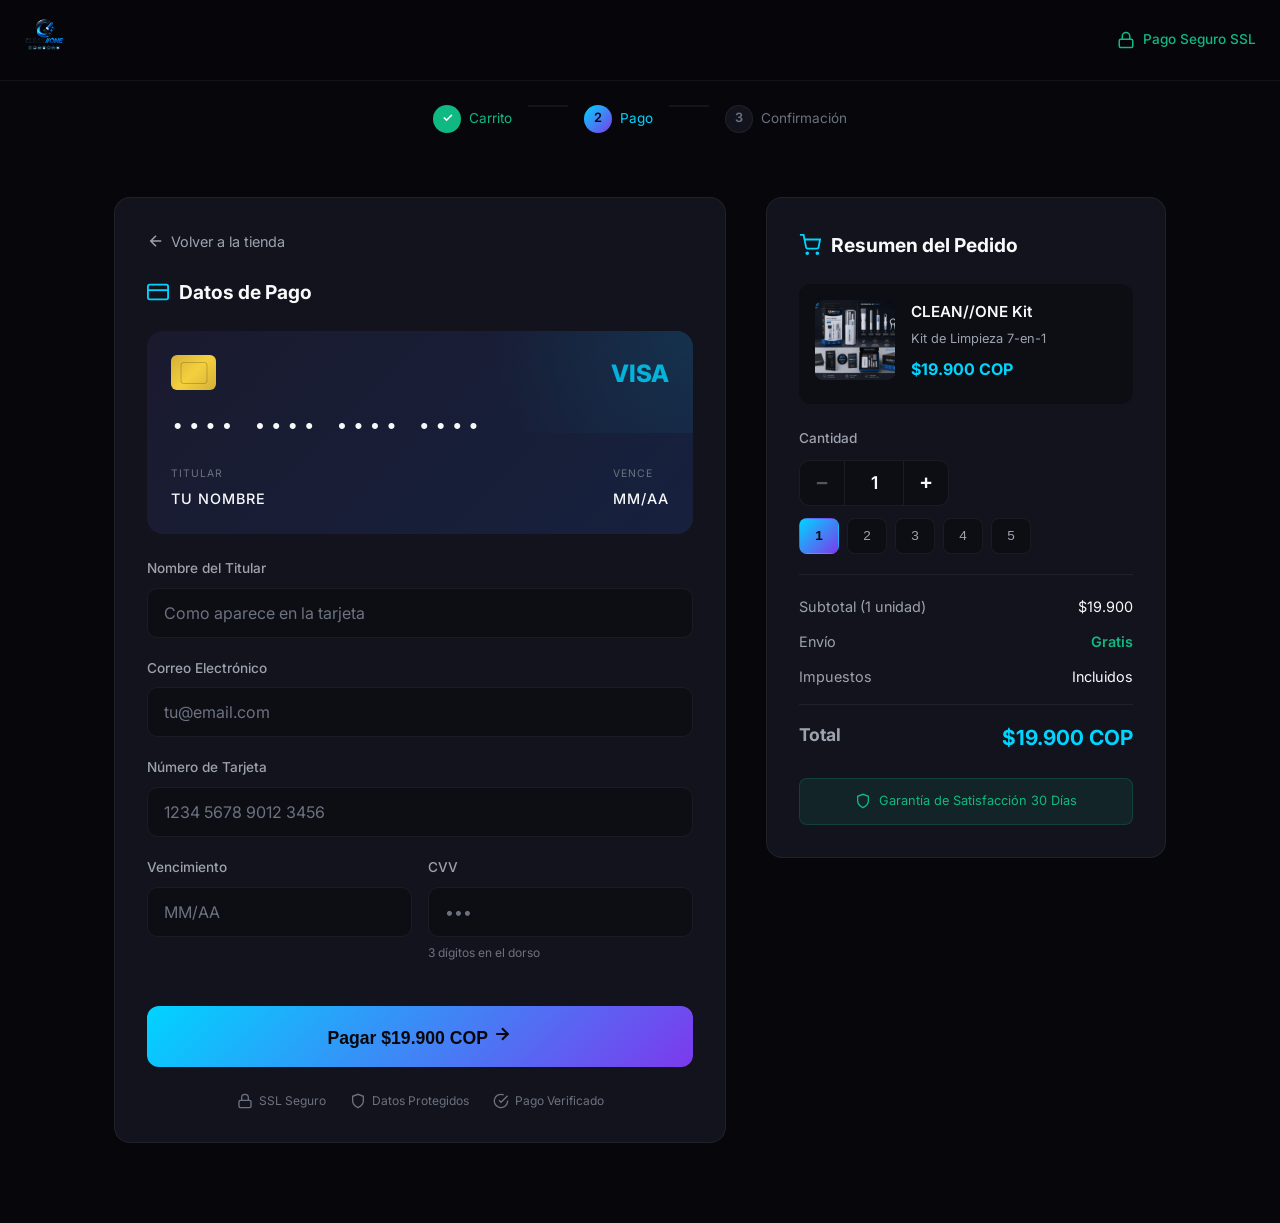
<file: pages/pago.html>
<!DOCTYPE html>
<html lang="es">
<head>
    <meta charset="UTF-8">
    <meta name="viewport" content="width=device-width, initial-scale=1.0">
    <title>CLEAN//ONE - Pago Seguro</title>
    <link rel="preconnect" href="https://fonts.googleapis.com">
    <link rel="preconnect" href="https://fonts.gstatic.com" crossorigin>
    <link href="https://fonts.googleapis.com/css2?family=Inter:wght@300;400;500;600;700;800&display=swap" rel="stylesheet">
    <link rel="icon" type="image/png" href="../images/logo.png">
    <style>
        :root {
            --bg-primary: #06060b;
            --bg-secondary: #0d0d14;
            --bg-card: #13131d;
            --bg-card-hover: #1a1a28;
            --bg-glass: rgba(19, 19, 29, 0.7);
            --text-primary: #f8f9fa;
            --text-secondary: #9ca3af;
            --text-muted: #6b7280;
            --accent-primary: #00d4ff;
            --accent-secondary: #7c3aed;
            --accent-gradient: linear-gradient(135deg, #00d4ff 0%, #7c3aed 100%);
            --success: #10b981;
            --warning: #f59e0b;
            --error: #ef4444;
            --border-subtle: rgba(255, 255, 255, 0.06);
            --border-focus: rgba(0, 212, 255, 0.5);
            --shadow-glow: 0 0 30px rgba(0, 212, 255, 0.15);
        }

        * {
            margin: 0;
            padding: 0;
            box-sizing: border-box;
        }

        body {
            font-family: 'Inter', sans-serif;
            background: var(--bg-primary);
            color: var(--text-primary);
            line-height: 1.6;
            min-height: 100vh;
        }

        ::selection {
            background: rgba(0, 212, 255, 0.3);
        }

        /* Navbar */
        .navbar {
            padding: 16px 0;
            background: rgba(6, 6, 11, 0.95);
            backdrop-filter: blur(20px);
            border-bottom: 1px solid var(--border-subtle);
            position: sticky;
            top: 0;
            z-index: 100;
        }

        .nav-container {
            max-width: 1280px;
            margin: 0 auto;
            padding: 0 24px;
            display: flex;
            align-items: center;
            justify-content: space-between;
        }

        .nav-logo {
            text-decoration: none;
        }

        .nav-logo-img {
            height: 40px;
            width: auto;
        }

        .nav-secure {
            display: flex;
            align-items: center;
            gap: 8px;
            color: var(--success);
            font-size: 0.85rem;
            font-weight: 500;
        }

        .nav-secure svg {
            width: 18px;
            height: 18px;
        }

        /* Steps */
        .steps {
            display: flex;
            justify-content: center;
            gap: 8px;
            padding: 24px;
            max-width: 500px;
            margin: 0 auto;
        }

        .step {
            display: flex;
            align-items: center;
            gap: 8px;
            font-size: 0.85rem;
            color: var(--text-muted);
        }

        .step.active {
            color: var(--accent-primary);
        }

        .step.completed {
            color: var(--success);
        }

        .step-number {
            width: 28px;
            height: 28px;
            border-radius: 50%;
            display: flex;
            align-items: center;
            justify-content: center;
            font-weight: 600;
            font-size: 0.8rem;
            background: var(--bg-card);
            border: 1px solid var(--border-subtle);
        }

        .step.active .step-number {
            background: var(--accent-gradient);
            color: var(--bg-primary);
            border: none;
        }

        .step.completed .step-number {
            background: var(--success);
            color: white;
            border: none;
        }

        .step-divider {
            width: 40px;
            height: 2px;
            background: var(--border-subtle);
            margin: 0 8px;
        }

        /* Main Container */
        .checkout-container {
            max-width: 1100px;
            margin: 0 auto;
            padding: 40px 24px 80px;
            display: grid;
            grid-template-columns: 1fr 400px;
            gap: 40px;
            align-items: start;
        }

        /* Order Summary */
        .order-summary {
            background: var(--bg-card);
            border: 1px solid var(--border-subtle);
            border-radius: 16px;
            padding: 32px;
            position: sticky;
            top: 100px;
        }

        .order-title {
            font-size: 1.2rem;
            font-weight: 700;
            margin-bottom: 24px;
            display: flex;
            align-items: center;
            gap: 10px;
        }

        .order-title svg {
            width: 22px;
            height: 22px;
            color: var(--accent-primary);
        }

        .order-item {
            display: flex;
            gap: 16px;
            padding: 16px;
            background: var(--bg-secondary);
            border-radius: 12px;
            margin-bottom: 24px;
        }

        .order-item-image {
            width: 80px;
            height: 80px;
            border-radius: 8px;
            object-fit: cover;
            background: var(--bg-card);
        }

        .order-item-info {
            flex: 1;
        }

        .order-item-name {
            font-weight: 600;
            font-size: 0.95rem;
            margin-bottom: 4px;
        }

        .order-item-variant {
            font-size: 0.8rem;
            color: var(--text-secondary);
            margin-bottom: 8px;
        }

        .order-item-price {
            font-weight: 700;
            color: var(--accent-primary);
        }

        .order-divider {
            height: 1px;
            background: var(--border-subtle);
            margin: 20px 0;
        }

        .order-row {
            display: flex;
            justify-content: space-between;
            margin-bottom: 12px;
            font-size: 0.9rem;
        }

        .order-row span:first-child {
            color: var(--text-secondary);
        }

        .order-row.shipping span:last-child {
            color: var(--success);
            font-weight: 600;
        }

        .order-row.total {
            font-size: 1.1rem;
            font-weight: 700;
            padding-top: 16px;
            border-top: 1px solid var(--border-subtle);
            margin-top: 16px;
        }

        .order-row.total span:last-child {
            color: var(--accent-primary);
            font-size: 1.3rem;
        }

        .order-secure {
            display: flex;
            align-items: center;
            justify-content: center;
            gap: 8px;
            margin-top: 24px;
            padding: 12px;
            background: rgba(16, 185, 129, 0.1);
            border: 1px solid rgba(16, 185, 129, 0.2);
            border-radius: 8px;
            font-size: 0.8rem;
            color: var(--success);
        }

        /* Quantity Selector */
        .quantity-section {
            margin-bottom: 20px;
        }

        .quantity-label {
            display: block;
            font-size: 0.85rem;
            font-weight: 500;
            color: var(--text-secondary);
            margin-bottom: 10px;
        }

        .quantity-selector {
            display: flex;
            align-items: center;
            gap: 0;
            background: var(--bg-secondary);
            border: 1px solid var(--border-subtle);
            border-radius: 10px;
            overflow: hidden;
            width: fit-content;
        }

        .qty-btn {
            width: 44px;
            height: 44px;
            background: transparent;
            border: none;
            color: var(--text-primary);
            font-size: 1.3rem;
            font-weight: 600;
            cursor: pointer;
            transition: all 0.2s ease;
            display: flex;
            align-items: center;
            justify-content: center;
        }

        .qty-btn:hover {
            background: var(--bg-card-hover);
            color: var(--accent-primary);
        }

        .qty-btn:active {
            transform: scale(0.95);
        }

        .qty-btn:disabled {
            opacity: 0.3;
            cursor: not-allowed;
        }

        .qty-input {
            width: 60px;
            height: 44px;
            background: transparent;
            border: none;
            border-left: 1px solid var(--border-subtle);
            border-right: 1px solid var(--border-subtle);
            color: var(--text-primary);
            font-size: 1.1rem;
            font-weight: 600;
            text-align: center;
            font-family: inherit;
        }

        .qty-input:focus {
            outline: none;
        }

        .qty-input::-webkit-inner-spin-button,
        .qty-input::-webkit-outer-spin-button {
            -webkit-appearance: none;
            margin: 0;
        }

        .qty-input[type=number] {
            -moz-appearance: textfield;
        }

        .quantity-options {
            display: flex;
            gap: 8px;
            margin-top: 12px;
        }

        .qty-option {
            width: 40px;
            height: 36px;
            background: var(--bg-secondary);
            border: 1px solid var(--border-subtle);
            border-radius: 8px;
            color: var(--text-secondary);
            font-size: 0.85rem;
            font-weight: 500;
            cursor: pointer;
            transition: all 0.2s ease;
        }

        .qty-option:hover {
            border-color: var(--accent-primary);
            color: var(--accent-primary);
            background: rgba(0, 212, 255, 0.1);
        }

        .qty-option.active {
            background: var(--accent-gradient);
            border-color: transparent;
            color: var(--bg-primary);
            font-weight: 600;
        }

        .qty-option:active {
            transform: scale(0.95);
        }

        /* Payment Form */
        .payment-form {
            background: var(--bg-card);
            border: 1px solid var(--border-subtle);
            border-radius: 16px;
            padding: 32px;
        }

        .form-title {
            font-size: 1.2rem;
            font-weight: 700;
            margin-bottom: 24px;
            display: flex;
            align-items: center;
            gap: 10px;
        }

        .form-title svg {
            width: 22px;
            height: 22px;
            color: var(--accent-primary);
        }

        .form-group {
            margin-bottom: 20px;
        }

        .form-label {
            display: block;
            font-size: 0.85rem;
            font-weight: 500;
            color: var(--text-secondary);
            margin-bottom: 8px;
        }

        .form-input {
            width: 100%;
            padding: 14px 16px;
            background: var(--bg-secondary);
            border: 1px solid var(--border-subtle);
            border-radius: 10px;
            color: var(--text-primary);
            font-family: inherit;
            font-size: 1rem;
            transition: all 0.3s ease;
        }

        .form-input:focus {
            outline: none;
            border-color: var(--border-focus);
            box-shadow: 0 0 0 3px rgba(0, 212, 255, 0.1);
        }

        .form-input::placeholder {
            color: var(--text-muted);
        }

        .form-input.error {
            border-color: var(--error);
        }

        .form-input.success {
            border-color: var(--success);
        }

        .form-row {
            display: grid;
            grid-template-columns: 1fr 1fr;
            gap: 16px;
        }

        .form-hint {
            font-size: 0.75rem;
            color: var(--text-muted);
            margin-top: 6px;
        }

        .form-error {
            font-size: 0.75rem;
            color: var(--error);
            margin-top: 6px;
            display: none;
        }

        .form-input.error + .form-error {
            display: block;
        }

        /* Card Preview */
        .card-preview {
            background: linear-gradient(135deg, #1a1a2e 0%, #16213e 100%);
            border-radius: 16px;
            padding: 24px;
            margin-bottom: 24px;
            position: relative;
            overflow: hidden;
            min-height: 180px;
        }

        .card-preview::before {
            content: '';
            position: absolute;
            top: -50%;
            right: -50%;
            width: 100%;
            height: 100%;
            background: radial-gradient(circle, rgba(0, 212, 255, 0.1) 0%, transparent 70%);
        }

        .card-chip {
            width: 45px;
            height: 35px;
            background: linear-gradient(135deg, #d4af37 0%, #f4d03f 50%, #d4af37 100%);
            border-radius: 6px;
            margin-bottom: 20px;
            position: relative;
        }

        .card-chip::after {
            content: '';
            position: absolute;
            top: 50%;
            left: 50%;
            transform: translate(-50%, -50%);
            width: 25px;
            height: 20px;
            border: 1px solid rgba(0,0,0,0.2);
            border-radius: 3px;
        }

        .card-number {
            font-size: 1.4rem;
            font-weight: 500;
            letter-spacing: 3px;
            margin-bottom: 20px;
            font-family: 'Courier New', monospace;
        }

        .card-bottom {
            display: flex;
            justify-content: space-between;
            align-items: flex-end;
        }

        .card-holder-label,
        .card-expiry-label {
            font-size: 0.65rem;
            color: var(--text-muted);
            text-transform: uppercase;
            letter-spacing: 1px;
            margin-bottom: 4px;
        }

        .card-holder,
        .card-expiry {
            font-size: 0.9rem;
            font-weight: 500;
            letter-spacing: 1px;
        }

        .card-brand {
            position: absolute;
            top: 24px;
            right: 24px;
            font-size: 1.5rem;
            font-weight: 800;
            color: var(--accent-primary);
            opacity: 0.8;
        }

        /* Pay Button */
        .pay-btn {
            width: 100%;
            padding: 18px;
            background: var(--accent-gradient);
            color: var(--bg-primary);
            border: none;
            border-radius: 12px;
            font-size: 1.1rem;
            font-weight: 700;
            cursor: pointer;
            transition: all 0.3s ease;
            display: flex;
            align-items: center;
            justify-content: center;
            gap: 10px;
            margin-top: 24px;
            position: relative;
            overflow: hidden;
        }

        .pay-btn:hover {
            transform: translateY(-2px);
            box-shadow: 0 8px 30px rgba(0, 212, 255, 0.4);
        }

        .pay-btn:active {
            transform: translateY(0);
        }

        .pay-btn::before {
            content: '';
            position: absolute;
            inset: 0;
            background: linear-gradient(135deg, rgba(255,255,255,0.2) 0%, transparent 50%);
            opacity: 0;
            transition: opacity 0.3s;
        }

        .pay-btn:hover::before {
            opacity: 1;
        }

        .pay-btn svg {
            width: 20px;
            height: 20px;
        }

        .pay-btn:disabled {
            opacity: 0.6;
            cursor: not-allowed;
            transform: none;
        }

        /* Loading Spinner */
        .spinner {
            display: none;
            width: 20px;
            height: 20px;
            border: 2px solid transparent;
            border-top-color: var(--bg-primary);
            border-radius: 50%;
            animation: spin 0.8s linear infinite;
        }

        .pay-btn.loading .spinner {
            display: block;
        }

        .pay-btn.loading .btn-text {
            display: none;
        }

        @keyframes spin {
            to { transform: rotate(360deg); }
        }

        /* Trust Badges */
        .trust-badges {
            display: flex;
            justify-content: center;
            gap: 24px;
            margin-top: 24px;
        }

        .trust-badge {
            display: flex;
            align-items: center;
            gap: 6px;
            font-size: 0.75rem;
            color: var(--text-muted);
        }

        .trust-badge svg {
            width: 16px;
            height: 16px;
        }

        /* Back Link */
        .back-link {
            display: flex;
            align-items: center;
            gap: 6px;
            color: var(--text-secondary);
            text-decoration: none;
            font-size: 0.9rem;
            margin-bottom: 24px;
            transition: color 0.2s;
        }

        .back-link:hover {
            color: var(--accent-primary);
        }

        .back-link svg {
            width: 18px;
            height: 18px;
        }

        /* Success Modal */
        .success-modal {
            display: none;
            position: fixed;
            inset: 0;
            background: rgba(6, 6, 11, 0.95);
            z-index: 1000;
            align-items: center;
            justify-content: center;
        }

        .success-modal.show {
            display: flex;
        }

        .success-content {
            background: var(--bg-card);
            border: 1px solid var(--border-subtle);
            border-radius: 20px;
            padding: 48px;
            text-align: center;
            max-width: 400px;
            animation: modalIn 0.5s ease;
        }

        @keyframes modalIn {
            from {
                opacity: 0;
                transform: scale(0.9) translateY(20px);
            }
            to {
                opacity: 1;
                transform: scale(1) translateY(0);
            }
        }

        .success-icon {
            width: 80px;
            height: 80px;
            background: rgba(16, 185, 129, 0.15);
            border-radius: 50%;
            display: flex;
            align-items: center;
            justify-content: center;
            margin: 0 auto 24px;
        }

        .success-icon svg {
            width: 40px;
            height: 40px;
            color: var(--success);
        }

        .success-title {
            font-size: 1.5rem;
            font-weight: 700;
            margin-bottom: 12px;
        }

        .success-text {
            color: var(--text-secondary);
            margin-bottom: 24px;
        }

        .success-btn {
            padding: 14px 32px;
            background: var(--accent-gradient);
            color: var(--bg-primary);
            border: none;
            border-radius: 10px;
            font-size: 1rem;
            font-weight: 600;
            cursor: pointer;
            text-decoration: none;
            display: inline-block;
            transition: all 0.3s ease;
        }

        .success-btn:hover {
            transform: translateY(-2px);
            box-shadow: 0 6px 20px rgba(0, 212, 255, 0.4);
        }

        /* Image Zoom */
        .order-item-image-wrapper {
            position: relative;
            cursor: pointer;
            overflow: hidden;
            border-radius: 8px;
            transition: transform 0.3s ease;
        }

        .order-item-image-wrapper:hover {
            transform: scale(1.03);
        }

        .order-item-image-wrapper:hover .zoom-hint {
            opacity: 1;
        }

        .order-item-image-wrapper:hover .order-item-image {
            transform: scale(1.1);
        }

        .order-item-image {
            width: 80px;
            height: 80px;
            object-fit: cover;
            background: var(--bg-card);
            transition: transform 0.3s ease;
        }

        .zoom-hint {
            position: absolute;
            inset: 0;
            background: rgba(6, 6, 11, 0.7);
            display: flex;
            align-items: center;
            justify-content: center;
            opacity: 0;
            transition: opacity 0.3s ease;
            color: white;
        }

        /* Image Zoom Modal */
        .image-zoom-modal {
            display: none;
            position: fixed;
            inset: 0;
            background: rgba(6, 6, 11, 0.95);
            z-index: 1000;
            align-items: center;
            justify-content: center;
            padding: 24px;
            animation: fadeIn 0.3s ease;
        }

        .image-zoom-modal.show {
            display: flex;
        }

        @keyframes fadeIn {
            from { opacity: 0; }
            to { opacity: 1; }
        }

        .zoom-close {
            position: absolute;
            top: 24px;
            right: 24px;
            width: 48px;
            height: 48px;
            background: var(--bg-card);
            border: 1px solid var(--border-subtle);
            border-radius: 50%;
            color: var(--text-primary);
            cursor: pointer;
            display: flex;
            align-items: center;
            justify-content: center;
            transition: all 0.3s ease;
            z-index: 10;
        }

        .zoom-close:hover {
            background: var(--error);
            border-color: var(--error);
            transform: rotate(90deg);
        }

        .zoom-content {
            max-width: 800px;
            width: 100%;
            text-align: center;
            animation: zoomIn 0.4s ease;
        }

        @keyframes zoomIn {
            from {
                opacity: 0;
                transform: scale(0.9);
            }
            to {
                opacity: 1;
                transform: scale(1);
            }
        }

        .zoom-image {
            width: 100%;
            max-height: 70vh;
            object-fit: contain;
            border-radius: 16px;
            box-shadow: 0 20px 60px rgba(0, 0, 0, 0.5);
        }

        .zoom-info {
            margin-top: 24px;
        }

        .zoom-info h3 {
            font-size: 1.5rem;
            font-weight: 700;
            margin-bottom: 8px;
        }

        .zoom-info p {
            color: var(--text-secondary);
            font-size: 1rem;
        }

        /* Responsive */
        @media (max-width: 900px) {
            .checkout-container {
                grid-template-columns: 1fr;
            }

            .order-summary {
                position: static;
                order: 2;
            }

            .payment-form {
                order: 1;
            }
        }

        @media (max-width: 480px) {
            .checkout-container {
                padding: 24px 16px 60px;
            }

            .steps {
                padding: 16px;
            }

            .step span:not(.step-number) {
                display: none;
            }

            .card-number {
                font-size: 1.1rem;
                letter-spacing: 2px;
            }

            .form-row {
                grid-template-columns: 1fr;
            }

            .trust-badges {
                flex-wrap: wrap;
                gap: 12px;
            }
        }
    </style>
</head>
<body>
    <!-- NAVBAR -->
    <nav class="navbar">
        <div class="nav-container">
            <a href="../index.html" class="nav-logo">
                <picture>
                    <source srcset="../images/logo.webp" type="image/webp">
                    <img src="../images/logo.png" alt="CLEAN//ONE" class="nav-logo-img">
                </picture>
            </a>
            <div class="nav-secure">
                <svg viewBox="0 0 24 24" fill="none" stroke="currentColor" stroke-width="2">
                    <rect x="3" y="11" width="18" height="11" rx="2" ry="2"/>
                    <path d="M7 11V7a5 5 0 0 1 10 0v4"/>
                </svg>
                Pago Seguro SSL
            </div>
        </div>
    </nav>

    <!-- STEPS -->
    <div class="steps">
        <div class="step completed">
            <span class="step-number">✓</span>
            <span>Carrito</span>
        </div>
        <div class="step-divider"></div>
        <div class="step active">
            <span class="step-number">2</span>
            <span>Pago</span>
        </div>
        <div class="step-divider"></div>
        <div class="step">
            <span class="step-number">3</span>
            <span>Confirmación</span>
        </div>
    </div>

    <!-- MAIN CONTENT -->
    <div class="checkout-container">
        <!-- Payment Form -->
        <div class="payment-form">
            <a href="../index.html" class="back-link">
                <svg viewBox="0 0 24 24" fill="none" stroke="currentColor" stroke-width="2">
                    <path d="M19 12H5M12 19l-7-7 7-7"/>
                </svg>
                Volver a la tienda
            </a>

            <h2 class="form-title">
                <svg viewBox="0 0 24 24" fill="none" stroke="currentColor" stroke-width="2">
                    <rect x="1" y="4" width="22" height="16" rx="2" ry="2"/>
                    <line x1="1" y1="10" x2="23" y2="10"/>
                </svg>
                Datos de Pago
            </h2>

            <!-- Card Preview -->
            <div class="card-preview">
                <div class="card-brand">VISA</div>
                <div class="card-chip"></div>
                <div class="card-number" id="cardPreview">•••• •••• •••• ••••</div>
                <div class="card-bottom">
                    <div>
                        <div class="card-holder-label">Titular</div>
                        <div class="card-holder" id="namePreview">TU NOMBRE</div>
                    </div>
                    <div>
                        <div class="card-expiry-label">Vence</div>
                        <div class="card-expiry" id="expiryPreview">MM/AA</div>
                    </div>
                </div>
            </div>

            <form id="paymentForm">
                <!-- Cardholder Name -->
                <div class="form-group">
                    <label class="form-label">Nombre del Titular</label>
                    <input type="text" class="form-input" id="cardName" placeholder="Como aparece en la tarjeta" maxlength="30" required>
                    <div class="form-error">Ingresa el nombre del titular</div>
                </div>

                <!-- Email -->
                <div class="form-group">
                    <label class="form-label">Correo Electrónico</label>
                    <input type="email" class="form-input" id="cardEmail" placeholder="tu@email.com" required>
                    <div class="form-error">Ingresa un correo válido</div>
                </div>

                <!-- Card Number -->
                <div class="form-group">
                    <label class="form-label">Número de Tarjeta</label>
                    <input type="text" class="form-input" id="cardNumber" placeholder="1234 5678 9012 3456" maxlength="19" required>
                    <div class="form-error">Ingresa un número de tarjeta válido</div>
                </div>

                <!-- Expiry & CVV -->
                <div class="form-row">
                    <div class="form-group">
                        <label class="form-label">Vencimiento</label>
                        <input type="text" class="form-input" id="cardExpiry" placeholder="MM/AA" maxlength="5" required>
                        <div class="form-error">Fecha inválida</div>
                    </div>
                    <div class="form-group">
                        <label class="form-label">CVV</label>
                        <input type="password" class="form-input" id="cardCvv" placeholder="•••" maxlength="4" required>
                        <div class="form-hint">3 dígitos en el dorso</div>
                        <div class="form-error">CVV inválido</div>
                    </div>
                </div>

                <!-- Pay Button -->
                <button type="submit" class="pay-btn" id="payBtn">
                    <span class="btn-text">
                        Pagar $19.900 COP
                        <svg viewBox="0 0 24 24" fill="none" stroke="currentColor" stroke-width="2.5">
                            <path d="M5 12h14M12 5l7 7-7 7"/>
                        </svg>
                    </span>
                    <div class="spinner"></div>
                </button>

                <!-- Trust Badges -->
                <div class="trust-badges">
                    <div class="trust-badge">
                        <svg viewBox="0 0 24 24" fill="none" stroke="currentColor" stroke-width="2">
                            <rect x="3" y="11" width="18" height="11" rx="2" ry="2"/>
                            <path d="M7 11V7a5 5 0 0 1 10 0v4"/>
                        </svg>
                        SSL Seguro
                    </div>
                    <div class="trust-badge">
                        <svg viewBox="0 0 24 24" fill="none" stroke="currentColor" stroke-width="2">
                            <path d="M12 22s8-4 8-10V5l-8-3-8 3v7c0 6 8 10 8 10z"/>
                        </svg>
                        Datos Protegidos
                    </div>
                    <div class="trust-badge">
                        <svg viewBox="0 0 24 24" fill="none" stroke="currentColor" stroke-width="2">
                            <path d="M22 11.08V12a10 10 0 1 1-5.93-9.14"/>
                            <polyline points="22 4 12 14.01 9 11.01"/>
                        </svg>
                        Pago Verificado
                    </div>
                </div>
            </form>
        </div>

        <!-- Order Summary -->
        <div class="order-summary">
            <h3 class="order-title">
                <svg viewBox="0 0 24 24" fill="none" stroke="currentColor" stroke-width="2">
                    <circle cx="9" cy="21" r="1"/>
                    <circle cx="20" cy="21" r="1"/>
                    <path d="M1 1h4l2.68 13.39a2 2 0 0 0 2 1.61h9.72a2 2 0 0 0 2-1.61L23 6H6"/>
                </svg>
                Resumen del Pedido
            </h3>

            <div class="order-item">
                <div class="order-item-image-wrapper" id="imageZoom">
                    <picture>
                        <source srcset="../images/kit-clean.webp" type="image/webp">
                        <img src="../images/kit-clean.jpg" alt="CLEAN//ONE Kit" class="order-item-image">
                    </picture>
                    <div class="zoom-hint">
                        <svg width="16" height="16" viewBox="0 0 24 24" fill="none" stroke="currentColor" stroke-width="2">
                            <circle cx="11" cy="11" r="8"/>
                            <line x1="21" y1="21" x2="16.65" y2="16.65"/>
                            <line x1="11" y1="8" x2="11" y2="14"/>
                            <line x1="8" y1="11" x2="14" y2="11"/>
                        </svg>
                    </div>
                </div>
                <div class="order-item-info">
                    <div class="order-item-name">CLEAN//ONE Kit</div>
                    <div class="order-item-variant">Kit de Limpieza 7-en-1</div>
                    <div class="order-item-price" id="unitPrice">$19.900 COP</div>
                </div>
            </div>

            <!-- Quantity Selector -->
            <div class="quantity-section">
                <label class="quantity-label">Cantidad</label>
                <div class="quantity-selector">
                    <button type="button" class="qty-btn" id="qtyMinus">−</button>
                    <input type="number" class="qty-input" id="qtyInput" value="1" min="1" max="10">
                    <button type="button" class="qty-btn" id="qtyPlus">+</button>
                </div>
                <div class="quantity-options">
                    <button type="button" class="qty-option" data-qty="1">1</button>
                    <button type="button" class="qty-option" data-qty="2">2</button>
                    <button type="button" class="qty-option" data-qty="3">3</button>
                    <button type="button" class="qty-option" data-qty="4">4</button>
                    <button type="button" class="qty-option" data-qty="5">5</button>
                </div>
            </div>

            <div class="order-divider"></div>

            <div class="order-row">
                <span>Subtotal (<span id="qtyText">1</span> unidad)</span>
                <span id="subtotalPrice">$19.900</span>
            </div>
            <div class="order-row shipping">
                <span>Envío</span>
                <span>Gratis</span>
            </div>
            <div class="order-row">
                <span>Impuestos</span>
                <span>Incluidos</span>
            </div>
            <div class="order-row total">
                <span>Total</span>
                <span id="totalPrice">$19.900 COP</span>
            </div>

            <div class="order-secure">
                <svg width="16" height="16" viewBox="0 0 24 24" fill="none" stroke="currentColor" stroke-width="2">
                    <path d="M12 22s8-4 8-10V5l-8-3-8 3v7c0 6 8 10 8 10z"/>
                </svg>
                Garantía de Satisfacción 30 Días
            </div>
        </div>
    </div>

    <!-- SUCCESS MODAL -->
    <div class="success-modal" id="successModal">
        <div class="success-content">
            <div class="success-icon">
                <svg viewBox="0 0 24 24" fill="none" stroke="currentColor" stroke-width="2.5">
                    <path d="M22 11.08V12a10 10 0 1 1-5.93-9.14"/>
                    <polyline points="22 4 12 14.01 9 11.01"/>
                </svg>
            </div>
            <h2 class="success-title">¡Pago Exitoso!</h2>
            <p class="success-text">Tu pedido ha sido confirmado. Recibirás un correo con los detalles de tu compra y el código de rastreo.</p>
            <a href="../index.html" class="success-btn">Volver a la Tienda</a>
        </div>
    </div>

    <!-- IMAGE ZOOM MODAL -->
    <div class="image-zoom-modal" id="imageZoomModal">
        <button class="zoom-close" id="zoomClose">
            <svg width="24" height="24" viewBox="0 0 24 24" fill="none" stroke="currentColor" stroke-width="2">
                <line x1="18" y1="6" x2="6" y2="18"/>
                <line x1="6" y1="6" x2="18" y2="18"/>
            </svg>
        </button>
        <div class="zoom-content">
            <picture>
                <source srcset="../images/kit-clean.webp" type="image/webp">
                <img src="../images/kit-clean.jpg" alt="CLEAN//ONE Kit - Vista detallada" class="zoom-image">
            </picture>
            <div class="zoom-info">
                <h3>CLEAN//ONE Kit</h3>
                <p>Kit de Limpieza Profesional 7-en-1</p>
            </div>
        </div>
    </div>

    <script>
        // Price per unit
        const PRICE_PER_UNIT = 19900;
        
        // DOM Elements
        const cardName = document.getElementById('cardName');
        const cardNumber = document.getElementById('cardNumber');
        const cardExpiry = document.getElementById('cardExpiry');
        const cardCvv = document.getElementById('cardCvv');
        const cardEmail = document.getElementById('cardEmail');
        const namePreview = document.getElementById('namePreview');
        const numberPreview = document.getElementById('cardPreview');
        const expiryPreview = document.getElementById('expiryPreview');
        const payBtn = document.getElementById('payBtn');
        const paymentForm = document.getElementById('paymentForm');
        const successModal = document.getElementById('successModal');
        
        // Quantity Elements
        const qtyInput = document.getElementById('qtyInput');
        const qtyMinus = document.getElementById('qtyMinus');
        const qtyPlus = document.getElementById('qtyPlus');
        const qtyText = document.getElementById('qtyText');
        const subtotalPrice = document.getElementById('subtotalPrice');
        const totalPrice = document.getElementById('totalPrice');
        const qtyOptions = document.querySelectorAll('.qty-option');
        
        // Format currency
        function formatCurrency(amount) {
            return '$' + amount.toLocaleString('es-CO');
        }
        
        // Update prices based on quantity
        function updatePrices() {
            const qty = parseInt(qtyInput.value) || 1;
            const subtotal = PRICE_PER_UNIT * qty;
            
            qtyText.textContent = qty;
            qtyText.textContent = qty === 1 ? '1' : qty;
            subtotalPrice.textContent = formatCurrency(subtotal);
            totalPrice.textContent = formatCurrency(subtotal) + ' COP';
            
            // Update pay button text
            const btnText = payBtn.querySelector('.btn-text');
            if (btnText) {
                btnText.innerHTML = `Pagar ${formatCurrency(subtotal)} COP
                    <svg viewBox="0 0 24 24" fill="none" stroke="currentColor" stroke-width="2.5">
                        <path d="M5 12h14M12 5l7 7-7 7"/>
                    </svg>`;
            }
            
            // Update minus button state
            qtyMinus.disabled = qty <= 1;
            qtyPlus.disabled = qty >= 10;
            
            // Update quick options
            qtyOptions.forEach(opt => {
                opt.classList.toggle('active', parseInt(opt.dataset.qty) === qty);
            });
        }
        
        // Quantity button clicks
        qtyMinus.addEventListener('click', function() {
            const current = parseInt(qtyInput.value) || 1;
            if (current > 1) {
                qtyInput.value = current - 1;
                updatePrices();
            }
        });
        
        qtyPlus.addEventListener('click', function() {
            const current = parseInt(qtyInput.value) || 1;
            if (current < 10) {
                qtyInput.value = current + 1;
                updatePrices();
            }
        });
        
        // Quick quantity options
        qtyOptions.forEach(opt => {
            opt.addEventListener('click', function() {
                qtyInput.value = this.dataset.qty;
                updatePrices();
            });
        });
        
        // Manual input
        qtyInput.addEventListener('input', function() {
            let val = parseInt(this.value);
            if (isNaN(val) || val < 1) val = 1;
            if (val > 10) val = 10;
            this.value = val;
            updatePrices();
        });
        
        qtyInput.addEventListener('blur', function() {
            if (!this.value || parseInt(this.value) < 1) {
                this.value = 1;
                updatePrices();
            }
        });

        // Format card number with spaces (XXXX XXXX XXXX XXXX)
        cardNumber.addEventListener('input', function(e) {
            let value = e.target.value.replace(/\D/g, '');
            let formatted = value.match(/.{1,4}/g)?.join(' ') || '';
            e.target.value = formatted;
            
            // Update preview
            if (value.length > 0) {
                let masked = '';
                for (let i = 0; i < 16; i++) {
                    if (i > 0 && i % 4 === 0) masked += ' ';
                    if (i < value.length) {
                        masked += value[i];
                    } else {
                        masked += '•';
                    }
                }
                numberPreview.textContent = masked;
            } else {
                numberPreview.textContent = '•••• •••• •••• ••••';
            }
        });

        // Format name
        cardName.addEventListener('input', function(e) {
            let value = e.target.value.toUpperCase();
            namePreview.textContent = value || 'TU NOMBRE';
        });

        // Format expiry (MM/YY)
        cardExpiry.addEventListener('input', function(e) {
            let value = e.target.value.replace(/\D/g, '');
            if (value.length >= 2) {
                value = value.substring(0, 2) + '/' + value.substring(2);
            }
            e.target.value = value;
            
            // Update preview
            expiryPreview.textContent = value || 'MM/AA';
        });

        // CVV - numbers only
        cardCvv.addEventListener('input', function(e) {
            e.target.value = e.target.value.replace(/\D/g, '');
        });

        // Email validation visual
        cardEmail.addEventListener('blur', function() {
            const emailRegex = /^[^\s@]+@[^\s@]+\.[^\s@]+$/;
            if (this.value && !emailRegex.test(this.value)) {
                this.classList.add('error');
                this.classList.remove('success');
            } else if (this.value) {
                this.classList.remove('error');
                this.classList.add('success');
            }
        });

        // Name validation visual
        cardName.addEventListener('blur', function() {
            if (this.value.trim().length >= 3) {
                this.classList.remove('error');
                this.classList.add('success');
            } else if (this.value) {
                this.classList.add('error');
                this.classList.remove('success');
            }
        });

        // Card number validation visual
        cardNumber.addEventListener('blur', function() {
            const value = this.value.replace(/\s/g, '');
            if (value.length >= 13 && value.length <= 19) {
                this.classList.remove('error');
                this.classList.add('success');
            } else if (this.value) {
                this.classList.add('error');
                this.classList.remove('success');
            }
        });

        // Expiry validation visual
        cardExpiry.addEventListener('blur', function() {
            const value = this.value.replace(/\D/g, '');
            if (value.length === 4) {
                const month = parseInt(value.substring(0, 2));
                if (month >= 1 && month <= 12) {
                    this.classList.remove('error');
                    this.classList.add('success');
                    return;
                }
            }
            if (this.value) {
                this.classList.add('error');
                this.classList.remove('success');
            }
        });

        // CVV validation visual
        cardCvv.addEventListener('blur', function() {
            if (this.value.length >= 3) {
                this.classList.remove('error');
                this.classList.add('success');
            } else if (this.value) {
                this.classList.add('error');
                this.classList.remove('success');
            }
        });

        // Form submission
        paymentForm.addEventListener('submit', function(e) {
            e.preventDefault();
            
            // Simple validation
            let isValid = true;
            
            if (cardName.value.trim().length < 3) {
                cardName.classList.add('error');
                isValid = false;
            }
            
            const emailRegex = /^[^\s@]+@[^\s@]+\.[^\s@]+$/;
            if (!emailRegex.test(cardEmail.value)) {
                cardEmail.classList.add('error');
                isValid = false;
            }
            
            const cardNum = cardNumber.value.replace(/\s/g, '');
            if (cardNum.length < 13 || cardNum.length > 19) {
                cardNumber.classList.add('error');
                isValid = false;
            }
            
            const expiry = cardExpiry.value.replace(/\D/g, '');
            if (expiry.length !== 4) {
                cardExpiry.classList.add('error');
                isValid = false;
            }
            
            if (cardCvv.value.length < 3) {
                cardCvv.classList.add('error');
                isValid = false;
            }
            
            if (!isValid) return;
            
            // Show loading
            payBtn.classList.add('loading');
            payBtn.disabled = true;
            
            // Simulate payment processing
            setTimeout(function() {
                payBtn.classList.remove('loading');
                payBtn.disabled = false;
                successModal.classList.add('show');
            }, 2000);
        });
        
        // Initialize prices
        updatePrices();
        
        // Image Zoom Modal
        const imageZoom = document.getElementById('imageZoom');
        const imageZoomModal = document.getElementById('imageZoomModal');
        const zoomClose = document.getElementById('zoomClose');
        
        imageZoom.addEventListener('click', function() {
            imageZoomModal.classList.add('show');
            document.body.style.overflow = 'hidden';
        });
        
        zoomClose.addEventListener('click', function() {
            imageZoomModal.classList.remove('show');
            document.body.style.overflow = '';
        });
        
        imageZoomModal.addEventListener('click', function(e) {
            if (e.target === imageZoomModal) {
                imageZoomModal.classList.remove('show');
                document.body.style.overflow = '';
            }
        });
        
        document.addEventListener('keydown', function(e) {
            if (e.key === 'Escape' && imageZoomModal.classList.contains('show')) {
                imageZoomModal.classList.remove('show');
                document.body.style.overflow = '';
            }
        });
    </script>
</body>
</html>
</file>
<file: styles.min.css>
/* ============================================ CLEAN//ONE - Premium Landing Page 2026 Scroll-Driven Animations + Micro-Interactions ============================================ */ /* CSS Variables - Design Tokens */ :root { /* Colors — CLEAN//ONE Brand Identity (Blue/Cyan from logo) */ --bg-primary: #070a10; --bg-secondary: #0c1018; --bg-card: #101622; --bg-card-hover: #151d2e; --bg-glass: rgba(16, 22, 34, 0.75); --text-primary: #eaf4ff; --text-secondary: #8ba4c0; --text-muted: #5a7088; /* Brand Blues — matched to logo gradient */ --accent-primary: #00aaff; --accent-secondary: #0088dd; --accent-tertiary: #00ccee; --accent-gradient: linear-gradient(135deg, #0066ff 0%, #00aaff 40%, #00ccee 100%); --accent-gradient-text: linear-gradient(90deg, #00aaff 0%, #00ccee 30%, #0088ff 60%, #00aaff 100%); --accent-glow: 0 0 40px rgba(0, 170, 255, 0.4), 0 0 80px rgba(0, 170, 255, 0.15); --success: #10b981; --warning: #f59e0b; --error: #ef4444; --border-subtle: rgba(100, 160, 220, 0.08); --border-accent: rgba(0, 170, 255, 0.3); /* Shadows */ --shadow-sm: 0 2px 8px rgba(0, 0, 0, 0.4); --shadow-md: 0 8px 32px rgba(0, 0, 0, 0.5); --shadow-lg: 0 24px 64px rgba(0, 0, 0, 0.6); --shadow-glow: 0 0 60px rgba(0, 170, 255, 0.12); --shadow-glow-strong: 0 0 80px rgba(0, 170, 255, 0.2); /* Border Radius */ --radius-sm: 8px; --radius-md: 12px; --radius-lg: 16px; --radius-xl: 24px; --radius-2xl: 32px; --radius-full: 9999px; /* Transitions - Spring Physics */ --ease-spring: cubic-bezier(0.34, 1.56, 0.64, 1); --ease-smooth: cubic-bezier(0.4, 0, 0.2, 1); --ease-out: cubic-bezier(0, 0, 0.2, 1); --ease-in-out: cubic-bezier(0.4, 0, 0.2, 1); --duration-fast: 150ms; --duration-normal: 250ms; --duration-slow: 400ms; /* Typography */ --font-primary: 'Inter', -apple-system, BlinkMacSystemFont, system-ui, sans-serif; --font-mono: 'JetBrains Mono', 'Fira Code', monospace; /* Spacing */ --space-xs: 4px; --space-sm: 8px; --space-md: 16px; --space-lg: 24px; --space-xl: 32px; --space-2xl: 48px; --space-3xl: 64px; --space-4xl: 96px; } /* ============================================ RESET & BASE ============================================ */ *, *::before, *::after { margin: 0; padding: 0; box-sizing: border-box; } html { scroll-behavior: smooth; font-size: 16px; -webkit-font-smoothing: antialiased; -moz-osx-font-smoothing: grayscale; } body { font-family: var(--font-primary); background: var(--bg-primary); color: var(--text-primary); line-height: 1.6; overflow-x: hidden; } /* Selection */ ::selection { background: rgba(0, 170, 255, 0.35); color: var(--text-primary); } /* Scrollbar */ ::-webkit-scrollbar { width: 8px; } ::-webkit-scrollbar-track { background: var(--bg-primary); } ::-webkit-scrollbar-thumb { background: var(--accent-primary); border-radius: var(--radius-full); } ::-webkit-scrollbar-thumb:hover { background: var(--accent-secondary); } /* Container */ .container { max-width: 1280px; margin: 0 auto; padding: 0 var(--space-lg); } /* ===== BRAND STRIP ===== */ .brand-strip { background: linear-gradient(90deg, rgba(0, 170, 255, 0.06) 0%, rgba(0, 102, 255, 0.1) 50%, rgba(0, 170, 255, 0.06) 100%); border-top: 1px solid rgba(0, 170, 255, 0.12); border-bottom: 1px solid rgba(0, 170, 255, 0.12); padding: var(--space-md) 0; overflow: hidden; } .brand-strip-inner { display: flex; align-items: center; justify-content: center; gap: var(--space-lg); font-family: var(--font-mono); font-size: 0.8rem; font-weight: 500; letter-spacing: 0.08em; color: var(--text-secondary); } .brand-strip-item { white-space: nowrap; transition: color var(--duration-fast); } .brand-strip-item:hover { color: var(--accent-primary); } .brand-strip-dot { color: var(--accent-primary); opacity: 0.5; } /* ============================================ SCROLL PROGRESS BAR ============================================ */ .scroll-progress { position: fixed; top: 0; left: 0; width: 0%; height: 3px; background: var(--accent-gradient); z-index: 10000; transition: width 0.1s ease-out; } /* ============================================ CURSOR TRAIL ============================================ */ .cursor-trail { position: fixed; width: 20px; height: 20px; border-radius: 50%; background: radial-gradient(circle, rgba(0, 170, 255, 0.4) 0%, transparent 70%); pointer-events: none; z-index: 9999; transform: translate(-50%, -50%); transition: transform 0.1s ease-out, opacity 0.3s ease; mix-blend-mode: screen; } .cursor-trail.hovering { transform: translate(-50%, -50%) scale(2); background: radial-gradient(circle, rgba(0, 170, 255, 0.6) 0%, transparent 70%); } /* ============================================ PARTICLES BACKGROUND ============================================ */ .particles-container { position: fixed; inset: 0; pointer-events: none; z-index: -1; overflow: hidden; } .particle { position: absolute; width: 4px; height: 4px; background: var(--accent-primary); border-radius: 50%; opacity: 0.3; animation: particle-float linear infinite; } @keyframes particle-float { 0% { transform: translateY(100vh) rotate(0deg); opacity: 0; } 10% { opacity: 0.3; } 90% { opacity: 0.3; } 100% { transform: translateY(-100px) rotate(720deg); opacity: 0; } } /* ============================================ SOCIAL PROOF BAR ============================================ */ .social-proof-bar { position: fixed; top: 70px; left: 0; right: 0; z-index: 999; background: rgba(6, 6, 11, 0.95); backdrop-filter: blur(20px); border-bottom: 1px solid var(--border-subtle); padding: var(--space-sm) 0; transform: translateY(-100%); opacity: 0; transition: all var(--duration-slow) var(--ease-smooth); } .social-proof-bar.visible { transform: translateY(0); opacity: 1; } .social-proof-content { max-width: 1280px; margin: 0 auto; padding: 0 var(--space-lg); display: flex; align-items: center; justify-content: center; gap: var(--space-lg); font-size: 0.85rem; } .live-viewers { display: flex; align-items: center; gap: var(--space-sm); color: var(--text-secondary); } .pulse-dot { width: 8px; height: 8px; background: var(--success); border-radius: 50%; animation: pulse 2s ease-in-out infinite; } @keyframes pulse { 0%, 100% { transform: scale(1); opacity: 1; } 50% { transform: scale(1.2); opacity: 0.7; } } .social-proof-divider { width: 1px; height: 16px; background: var(--border-subtle); } .recent-purchase { display: flex; align-items: center; gap: var(--space-sm); color: var(--text-secondary); } .purchase-icon { font-size: 1rem; } /* ============================================ TYPOGRAPHY ============================================ */ h1, h2, h3, h4, h5, h6 { font-weight: 700; line-height: 1.15; letter-spacing: -0.02em; } .gradient-text { background: var(--accent-gradient-text); background-size: 200% auto; -webkit-background-clip: text; -webkit-text-fill-color: transparent; background-clip: text; animation: shimmer 4s ease-in-out infinite; text-shadow: 0 0 40px rgba(0, 170, 255, 0.3); filter: brightness(1.1); } @keyframes shimmer { 0%, 100% { background-position: 0% center; } 50% { background-position: 200% center; } } .section-label { display: inline-flex; align-items: center; gap: var(--space-sm); font-family: var(--font-mono); font-size: 0.75rem; font-weight: 500; text-transform: uppercase; letter-spacing: 0.15em; color: var(--accent-primary); padding: var(--space-sm) var(--space-md); background: rgba(0, 170, 255, 0.08); border: 1px solid rgba(0, 170, 255, 0.15); border-radius: var(--radius-full); margin-bottom: var(--space-lg); } .section-label::before { content: ''; width: 6px; height: 6px; background: var(--accent-primary); border-radius: 50%; animation: pulse-dot 2s ease-in-out infinite; } @keyframes pulse-dot { 0%, 100% { opacity: 1; transform: scale(1); } 50% { opacity: 0.5; transform: scale(1.3); } } .section-title { font-size: clamp(2.25rem, 5vw, 3.5rem); margin-bottom: var(--space-lg); } /* ============================================ BUTTONS - Micro-Interactions ============================================ */ .btn { position: relative; display: inline-flex; align-items: center; justify-content: center; gap: var(--space-sm); padding: 14px 28px; font-family: var(--font-primary); font-size: 1rem; font-weight: 600; text-decoration: none; border-radius: var(--radius-md); border: none; cursor: pointer; overflow: hidden; transition: all var(--duration-normal) var(--ease-smooth); } .btn::before { content: ''; position: absolute; inset: 0; background: linear-gradient(135deg, rgba(255,255,255,0.1) 0%, rgba(255,255,255,0) 100%); opacity: 0; transition: opacity var(--duration-fast); } .btn:hover::before { opacity: 1; } .btn-primary { background: var(--accent-gradient); color: #fff; box-shadow: 0 4px 20px rgba(0, 170, 255, 0.35); text-shadow: 0 1px 2px rgba(0, 0, 0, 0.3); } .btn-primary:hover { transform: translateY(-3px) scale(1.02); box-shadow: 0 8px 30px rgba(0, 170, 255, 0.45); } .btn-primary:active { transform: translateY(-1px) scale(0.98); } .btn-secondary { background: var(--bg-glass); color: var(--text-primary); border: 1px solid var(--border-subtle); backdrop-filter: blur(10px); } .btn-secondary:hover { background: var(--bg-card-hover); border-color: var(--accent-primary); transform: translateY(-2px); } .btn-large { padding: 18px 36px; font-size: 1.1rem; } .btn-full { width: 100%; } /* Button Glow Effect */ .btn-glow { position: relative; } .btn-glow::after { content: ''; position: absolute; inset: -2px; background: var(--accent-gradient); border-radius: inherit; z-index: -1; filter: blur(15px); opacity: 0.5; animation: glow-pulse 3s ease-in-out infinite; } @keyframes glow-pulse { 0%, 100% { opacity: 0.4; filter: blur(15px); } 50% { opacity: 0.7; filter: blur(20px); } } /* ============================================ NAVBAR - Glassmorphism + Scroll Effect ============================================ */ .navbar { position: fixed; top: 0; left: 0; right: 0; z-index: 1000; padding: var(--space-md) 0; background: rgba(6, 6, 11, 0.5); backdrop-filter: blur(20px); -webkit-backdrop-filter: blur(20px); border-bottom: 1px solid transparent; transition: all var(--duration-slow) var(--ease-smooth); } .navbar.scrolled { padding: var(--space-sm) 0; background: rgba(6, 6, 11, 0.9); border-bottom-color: var(--border-subtle); box-shadow: var(--shadow-md); } .nav-container { max-width: 1280px; margin: 0 auto; padding: 0 var(--space-lg); display: flex; align-items: center; justify-content: space-between; } .nav-logo { text-decoration: none; } .nav-logo-img { height: 45px; width: auto; transition: transform var(--duration-normal) var(--ease-spring); } .nav-logo:hover .nav-logo-img { transform: scale(1.05); } .nav-links { display: flex; gap: var(--space-xl); } .nav-links a { position: relative; color: var(--text-secondary); text-decoration: none; font-size: 0.9rem; font-weight: 500; transition: color var(--duration-fast); } .nav-links a::after { content: ''; position: absolute; bottom: -4px; left: 0; width: 0; height: 2px; background: var(--accent-gradient); border-radius: var(--radius-full); transition: width var(--duration-normal) var(--ease-spring); } .nav-links a:hover { color: var(--text-primary); } .nav-links a:hover::after { width: 100%; } .nav-cta { padding: 10px 20px; background: var(--accent-gradient); color: var(--bg-primary) !important; font-weight: 600; font-size: 0.9rem; border-radius: var(--radius-sm); text-decoration: none; transition: all var(--duration-normal) var(--ease-spring); } .nav-cta:hover { transform: translateY(-2px) scale(1.05); box-shadow: 0 4px 20px rgba(0, 170, 255, 0.4); } /* ============================================ HERO - Parallax + Scroll-Driven ============================================ */ .hero { position: relative; min-height: 100vh; display: flex; align-items: center; padding: 140px 0 100px; overflow: hidden; } .hero-bg { position: absolute; inset: 0; z-index: -1; } .hero-gradient { position: absolute; top: -30%; right: -10%; width: 70%; height: 70%; background: radial-gradient(circle, rgba(0, 170, 255, 0.15) 0%, rgba(0, 102, 255, 0.05) 40%, transparent 70%); filter: blur(80px); animation: gradient-drift 20s ease-in-out infinite; } @keyframes gradient-drift { 0%, 100% { transform: translate(0, 0) scale(1); } 25% { transform: translate(-5%, 5%) scale(1.1); } 50% { transform: translate(-10%, 0%) scale(1); } 75% { transform: translate(-5%, -5%) scale(0.9); } } .hero-grid { position: absolute; inset: 0; background-image: linear-gradient(rgba(255, 255, 255, 0.015) 1px, transparent 1px), linear-gradient(90deg, rgba(255, 255, 255, 0.015) 1px, transparent 1px); background-size: 80px 80px; mask-image: radial-gradient(ellipse at center, black 20%, transparent 70%); animation: grid-scroll 30s linear infinite; } @keyframes grid-scroll { 0% { transform: translateY(0); } 100% { transform: translateY(80px); } } .hero-container { max-width: 1280px; margin: 0 auto; padding: 0 var(--space-lg); display: grid; grid-template-columns: 1fr 1fr; gap: var(--space-4xl); align-items: center; } .hero-content { position: relative; z-index: 1; } .hero-badge { display: inline-flex; align-items: center; gap: var(--space-sm); padding: var(--space-sm) var(--space-md); background: rgba(0, 170, 255, 0.1); border: 1px solid rgba(0, 170, 255, 0.25); border-radius: var(--radius-full); font-size: 0.85rem; font-weight: 500; color: var(--accent-primary); margin-bottom: var(--space-xl); animation: badge-in 0.8s var(--ease-spring) both; } @keyframes badge-in { from { opacity: 0; transform: translateY(20px) scale(0.9); } to { opacity: 1; transform: translateY(0) scale(1); } } .hero-title { font-size: clamp(2.75rem, 6vw, 4.5rem); font-weight: 900; line-height: 1.05; margin-bottom: var(--space-xl); letter-spacing: -0.03em; animation: title-in 1s var(--ease-spring) 0.1s both; } @keyframes title-in { from { opacity: 0; transform: translateY(30px); } to { opacity: 1; transform: translateY(0); } } .hero-subtitle { font-size: 1.2rem; color: var(--text-secondary); line-height: 1.7; margin-bottom: var(--space-lg); max-width: 520px; animation: subtitle-in 1s var(--ease-spring) 0.2s both; } @keyframes subtitle-in { from { opacity: 0; transform: translateY(30px); } to { opacity: 1; transform: translateY(0); } } /* ===== BRAND TAGLINE ===== */ .hero-tagline { font-family: var(--font-mono); font-size: 0.85rem; font-weight: 600; letter-spacing: 0.25em; text-transform: uppercase; color: var(--accent-primary); margin-bottom: var(--space-lg); padding: var(--space-sm) 0; border-top: 1px solid rgba(0, 170, 255, 0.2); border-bottom: 1px solid rgba(0, 170, 255, 0.2); display: inline-block; animation: tagline-in 1s var(--ease-spring) 0.15s both; } @keyframes tagline-in { from { opacity: 0; transform: translateX(-20px); } to { opacity: 1; transform: translateX(0); } } /* ===== DEVICE ICONS (from logo) ===== */ .hero-devices { display: flex; gap: var(--space-md); margin-bottom: var(--space-2xl); animation: devices-in 1s var(--ease-spring) 0.25s both; } @keyframes devices-in { from { opacity: 0; transform: translateY(15px); } to { opacity: 1; transform: translateY(0); } } .device-icon { width: 44px; height: 44px; display: flex; align-items: center; justify-content: center; border-radius: 50%; border: 1.5px solid rgba(0, 170, 255, 0.25); background: rgba(0, 170, 255, 0.06); color: var(--accent-primary); transition: all var(--duration-normal) var(--ease-spring); cursor: default; } .device-icon:hover { background: rgba(0, 170, 255, 0.15); border-color: var(--accent-primary); transform: translateY(-3px) scale(1.1); box-shadow: 0 4px 20px rgba(0, 170, 255, 0.3); } .device-icon svg { width: 20px; height: 20px; } .hero-cta-group { display: flex; gap: var(--space-md); margin-bottom: var(--space-2xl); animation: cta-in 1s var(--ease-spring) 0.3s both; } @keyframes cta-in { from { opacity: 0; transform: translateY(30px); } to { opacity: 1; transform: translateY(0); } } .hero-trust { display: flex; gap: var(--space-xl); animation: trust-in 1s var(--ease-spring) 0.4s both; } @keyframes trust-in { from { opacity: 0; transform: translateY(20px); } to { opacity: 1; transform: translateY(0); } } .trust-item { display: flex; align-items: center; gap: 6px; font-size: 0.85rem; color: var(--text-secondary); } .trust-item svg { color: var(--accent-primary); } /* Hero Visual */ .hero-visual { position: relative; display: flex; justify-content: center; align-items: center; animation: visual-in 1.2s var(--ease-spring) 0.3s both; } @keyframes visual-in { from { opacity: 0; transform: scale(0.8) translateY(40px); } to { opacity: 1; transform: scale(1) translateY(0); } } .product-showcase { position: relative; width: 100%; max-width: 500px; } .product-glow { position: absolute; inset: -30%; background: radial-gradient(circle, rgba(0, 170, 255, 0.2) 0%, transparent 60%); filter: blur(50px); animation: glow-breathe 4s ease-in-out infinite; } @keyframes glow-breathe { 0%, 100% { opacity: 0.5; transform: scale(1); } 50% { opacity: 0.8; transform: scale(1.1); } } .product-image { position: relative; display: flex; justify-content: center; align-items: center; } /* ===== HERO LOGO ===== */ .hero-logo-wrapper { text-align: center; margin-bottom: var(--space-lg); animation: logo-in 1s var(--ease-spring) 0.2s both; } @keyframes logo-in { from { opacity: 0; transform: scale(0.8) translateY(20px); } to { opacity: 1; transform: scale(1) translateY(0); } } .hero-logo-img { width: 100%; max-width: 280px; height: auto; filter: drop-shadow(0 0 30px rgba(0, 170, 255, 0.25)); animation: logo-float 6s ease-in-out infinite; } .hero-logo { width: 100%; max-width: 420px; height: auto; filter: drop-shadow(0 0 40px rgba(0, 170, 255, 0.3)); animation: logo-float 6s ease-in-out infinite; } @keyframes logo-float { 0%, 100% { transform: translateY(0) rotate(0deg); } 25% { transform: translateY(-12px) rotate(1deg); } 75% { transform: translateY(-8px) rotate(-1deg); } } /* Floating Tools */ .floating-tools { position: absolute; inset: 0; pointer-events: none; } .tool { position: absolute; font-size: 2rem; filter: drop-shadow(0 4px 20px rgba(0, 0, 0, 0.4)); } .tool-1 { top: 5%; left: 0%; animation: tool-float-1 7s ease-in-out infinite; } .tool-2 { top: 15%; right: 5%; animation: tool-float-2 8s ease-in-out infinite; } .tool-3 { bottom: 25%; left: -5%; animation: tool-float-3 6s ease-in-out infinite; } .tool-4 { bottom: 15%; right: 10%; animation: tool-float-4 9s ease-in-out infinite; } @keyframes tool-float-1 { 0%, 100% { transform: translate(0, 0) rotate(0deg); } 50% { transform: translate(10px, -20px) rotate(10deg); } } @keyframes tool-float-2 { 0%, 100% { transform: translate(0, 0) rotate(0deg); } 50% { transform: translate(-15px, -15px) rotate(-8deg); } } @keyframes tool-float-3 { 0%, 100% { transform: translate(0, 0) rotate(0deg); } 50% { transform: translate(20px, -10px) rotate(12deg); } } @keyframes tool-float-4 { 0%, 100% { transform: translate(0, 0) rotate(0deg); } 50% { transform: translate(-10px, 15px) rotate(-10deg); } } /* Hero Scroll Indicator */ .hero-scroll-indicator { position: absolute; bottom: 30px; left: 50%; transform: translateX(-50%); display: flex; flex-direction: column; align-items: center; gap: var(--space-sm); color: var(--text-muted); font-size: 0.8rem; animation: scroll-bounce 2s ease-in-out infinite; } @keyframes scroll-bounce { 0%, 100% { transform: translateX(-50%) translateY(0); } 50% { transform: translateX(-50%) translateY(10px); } } /* ============================================ COUNTDOWN SECTION ============================================ */ .countdown-section { position: relative; padding: var(--space-4xl) 0; background: linear-gradient(180deg, var(--bg-primary) 0%, var(--bg-secondary) 50%, var(--bg-primary) 100%); overflow: hidden; } .countdown-section::before { content: ''; position: absolute; top: 50%; left: 50%; transform: translate(-50%, -50%); width: 600px; height: 600px; background: radial-gradient(circle, rgba(239, 68, 68, 0.15) 0%, transparent 70%); filter: blur(60px); animation: urgency-glow 3s ease-in-out infinite; } @keyframes urgency-glow { 0%, 100% { opacity: 0.5; transform: translate(-50%, -50%) scale(1); } 50% { opacity: 0.8; transform: translate(-50%, -50%) scale(1.1); } } .countdown-content { position: relative; text-align: center; z-index: 1; } .countdown-badge { display: inline-flex; align-items: center; gap: var(--space-sm); padding: var(--space-sm) var(--space-md); background: rgba(239, 68, 68, 0.15); border: 1px solid rgba(239, 68, 68, 0.3); border-radius: var(--radius-full); font-size: 0.9rem; font-weight: 600; color: #ef4444; margin-bottom: var(--space-xl); animation: badge-pulse 2s ease-in-out infinite; } @keyframes badge-pulse { 0%, 100% { transform: scale(1); } 50% { transform: scale(1.05); } } .countdown-badge-icon { font-size: 1.2rem; } .countdown-title { font-size: clamp(1.75rem, 4vw, 2.5rem); margin-bottom: var(--space-2xl); color: var(--text-primary); } .countdown-timer { display: flex; justify-content: center; align-items: center; gap: var(--space-md); margin-bottom: var(--space-2xl); } .countdown-item { display: flex; flex-direction: column; align-items: center; padding: var(--space-lg) var(--space-xl); background: var(--bg-card); border: 1px solid var(--border-subtle); border-radius: var(--radius-lg); min-width: 100px; } .countdown-value { font-family: var(--font-mono); font-size: 2.5rem; font-weight: 700; color: var(--accent-primary); line-height: 1; } .countdown-label { font-size: 0.8rem; color: var(--text-muted); text-transform: uppercase; letter-spacing: 0.1em; margin-top: var(--space-sm); } .countdown-separator { font-size: 2rem; font-weight: 700; color: var(--text-muted); } /* Stock Counter */ .stock-counter { display: inline-flex; align-items: center; gap: var(--space-sm); padding: var(--space-md) var(--space-lg); background: rgba(245, 158, 11, 0.1); border: 1px solid rgba(245, 158, 11, 0.3); border-radius: var(--radius-full); font-size: 0.9rem; color: var(--warning); } .stock-icon { font-size: 1.2rem; } .stock-bar { width: 100px; height: 6px; background: rgba(245, 158, 11, 0.2); border-radius: var(--radius-full); overflow: hidden; margin-left: var(--space-sm); } .stock-bar-fill { height: 100%; background: var(--warning); border-radius: var(--radius-full); transition: width 0.5s ease; } /* ============================================ PROBLEM SECTION ============================================ */ .problem-section { padding: var(--space-4xl) 0; background: var(--bg-primary); } .problem-content { text-align: center; } .problem-grid { display: grid; grid-template-columns: repeat(4, 1fr); gap: var(--space-lg); margin-bottom: var(--space-3xl); } .problem-card { padding: var(--space-xl); background: var(--bg-card); border: 1px solid var(--border-subtle); border-radius: var(--radius-lg); transition: all var(--duration-normal) var(--ease-smooth); } .problem-card:hover { background: var(--bg-card-hover); border-color: var(--error); transform: translateY(-5px); } .problem-icon { font-size: 3rem; margin-bottom: var(--space-md); } .problem-card h3 { font-size: 1.1rem; margin-bottom: var(--space-sm); color: var(--text-primary); } .problem-card p { font-size: 0.9rem; color: var(--text-secondary); line-height: 1.6; } .problem-stat { display: flex; flex-direction: column; align-items: center; gap: var(--space-md); } .stat-number { font-family: var(--font-mono); font-size: clamp(3rem, 6vw, 5rem); font-weight: 900; background: var(--accent-gradient-text); -webkit-background-clip: text; -webkit-text-fill-color: transparent; background-clip: text; line-height: 1; } .stat-text { max-width: 500px; font-size: 1rem; color: var(--text-secondary); line-height: 1.6; } /* ============================================ SOLUTION SECTION ============================================ */ .solution-section { padding: var(--space-4xl) 0; background: var(--bg-secondary); } .solution-content { text-align: center; max-width: 800px; margin: 0 auto; } .solution-description { font-size: 1.1rem; color: var(--text-secondary); line-height: 1.7; margin-bottom: var(--space-2xl); } .solution-features { display: grid; grid-template-columns: repeat(2, 1fr); gap: var(--space-lg); text-align: left; } .feature-item { display: flex; gap: var(--space-md); padding: var(--space-lg); background: var(--bg-card); border: 1px solid var(--border-subtle); border-radius: var(--radius-md); transition: all var(--duration-normal) var(--ease-smooth); } .feature-item:hover { border-color: var(--accent-primary); transform: translateY(-3px); } .feature-icon { width: 32px; height: 32px; display: flex; align-items: center; justify-content: center; background: rgba(0, 170, 255, 0.1); border-radius: var(--radius-sm); color: var(--accent-primary); font-weight: 700; flex-shrink: 0; } .feature-text { display: flex; flex-direction: column; gap: 4px; } .feature-text strong { color: var(--text-primary); font-size: 0.95rem; } .feature-text span { color: var(--text-secondary); font-size: 0.85rem; } /* ============================================ FEATURES SECTION ============================================ */ .features-section { padding: var(--space-4xl) 0; background: var(--bg-primary); } .features-section .container { text-align: center; } .features-grid { display: grid; grid-template-columns: repeat(3, 1fr); gap: var(--space-lg); margin-top: var(--space-2xl); } .feature-card { padding: var(--space-xl); background: var(--bg-card); border: 1px solid var(--border-subtle); border-radius: var(--radius-lg); text-align: left; transition: all var(--duration-normal) var(--ease-smooth); } .feature-card:hover { background: var(--bg-card-hover); border-color: var(--accent-primary); transform: translateY(-5px); } .feature-card-large { grid-column: span 2; } .feature-card-icon { font-size: 2.5rem; margin-bottom: var(--space-md); } .feature-card h3 { font-size: 1.1rem; margin-bottom: var(--space-sm); color: var(--text-primary); } .feature-card p { font-size: 0.9rem; color: var(--text-secondary); line-height: 1.6; } /* ============================================ PRODUCT SECTION ============================================ */ .product-section { padding: var(--space-4xl) 0; background: var(--bg-secondary); } .product-showcase-section { display: grid; grid-template-columns: 1fr 1fr; gap: var(--space-4xl); align-items: center; } .product-visual { position: relative; display: flex; justify-content: center; } .product-image-wrapper { position: relative; } .product-glow-large { position: absolute; inset: -40%; background: radial-gradient(circle, rgba(0, 170, 255, 0.2) 0%, transparent 60%); filter: blur(60px); animation: glow-breathe 4s ease-in-out infinite; } .product-main-image { position: relative; width: 100%; max-width: 400px; height: auto; filter: drop-shadow(0 0 40px rgba(0, 170, 255, 0.3)); animation: logo-float 6s ease-in-out infinite; } .floating-badge { position: absolute; top: 20px; right: 20px; padding: var(--space-sm) var(--space-md); background: var(--accent-gradient); color: var(--bg-primary); font-weight: 700; font-size: 0.9rem; border-radius: var(--radius-full); animation: badge-in 0.8s var(--ease-spring) 0.5s both; } .product-details { display: flex; flex-direction: column; gap: var(--space-lg); } .product-title { font-size: clamp(2rem, 4vw, 3rem); font-weight: 800; } .product-rating { display: flex; align-items: center; gap: var(--space-md); } .stars { color: #fbbf24; font-size: 1.2rem; } .rating-text { color: var(--text-secondary); font-size: 0.9rem; } .product-price { display: flex; align-items: baseline; gap: var(--space-md); flex-wrap: wrap; } .price-original { font-size: 1.2rem; color: var(--text-muted); text-decoration: line-through; } .price-current { font-size: clamp(2rem, 4vw, 3rem); font-weight: 800; color: var(--accent-primary); } .price-currency { font-size: 1rem; color: var(--text-secondary); } .price-discount { padding: 4px 12px; background: rgba(16, 185, 129, 0.15); border: 1px solid rgba(16, 185, 129, 0.3); border-radius: var(--radius-full); color: var(--success); font-weight: 600; font-size: 0.85rem; } .product-description { font-size: 1rem; color: var(--text-secondary); line-height: 1.7; } .product-includes { display: grid; grid-template-columns: repeat(2, 1fr); gap: var(--space-sm); list-style: none; } .product-includes li { display: flex; align-items: center; gap: var(--space-sm); font-size: 0.9rem; color: var(--text-secondary); } .product-includes li::before { content: ''; display: none; } .product-badges { display: flex; gap: var(--space-lg); flex-wrap: wrap; } .badge-item { display: flex; align-items: center; gap: var(--space-sm); font-size: 0.85rem; color: var(--text-secondary); } .badge-icon { font-size: 1.1rem; } /* ============================================ COMPARISON SECTION ============================================ */ .comparison-section { padding: var(--space-4xl) 0; background: var(--bg-primary); } .comparison-section .container { text-align: center; } .comparison-table { margin-top: var(--space-2xl); max-width: 800px; margin-left: auto; margin-right: auto; } .comparison-header, .comparison-row { display: grid; grid-template-columns: 2fr 1fr 1fr; gap: var(--space-md); padding: var(--space-md) var(--space-lg); border-radius: var(--radius-md); } .comparison-header { background: var(--bg-card); font-weight: 600; color: var(--text-primary); margin-bottom: var(--space-sm); } .comparison-row { background: var(--bg-card); border: 1px solid var(--border-subtle); transition: all var(--duration-normal) var(--ease-smooth); } .comparison-row:hover { border-color: var(--accent-primary); transform: translateX(5px); } .comparison-feature { text-align: left; color: var(--text-secondary); } .comparison-us, .comparison-them { text-align: center; } .comparison-us { color: var(--accent-primary); font-weight: 600; } .comparison-them { color: var(--text-muted); } .check { color: var(--success); font-size: 1.2rem; } .cross { color: var(--error); font-size: 1.2rem; } /* ============================================ REVIEWS SECTION ============================================ */ .reviews-section { padding: var(--space-4xl) 0; background: var(--bg-secondary); } .reviews-section .container { text-align: center; } .reviews-stats { margin-bottom: var(--space-2xl); } .reviews-rating { display: flex; align-items: center; justify-content: center; gap: var(--space-md); } .rating-number { font-size: 3rem; font-weight: 800; color: var(--accent-primary); } .rating-stars { color: #fbbf24; font-size: 1.5rem; } .rating-count { color: var(--text-secondary); font-size: 0.9rem; } .reviews-grid { display: grid; grid-template-columns: repeat(3, 1fr); gap: var(--space-lg); } .review-card { padding: var(--space-xl); background: var(--bg-card); border: 1px solid var(--border-subtle); border-radius: var(--radius-lg); text-align: left; transition: all var(--duration-normal) var(--ease-smooth); } .review-card:hover { border-color: var(--accent-primary); transform: translateY(-5px); } .review-stars { color: #fbbf24; font-size: 1rem; margin-bottom: var(--space-md); } .review-text { font-size: 0.95rem; color: var(--text-secondary); line-height: 1.7; margin-bottom: var(--space-lg); font-style: italic; } .review-author { display: flex; align-items: center; gap: var(--space-md); } .author-avatar { width: 40px; height: 40px; background: var(--accent-gradient); border-radius: 50%; display: flex; align-items: center; justify-content: center; font-weight: 700; font-size: 0.85rem; color: var(--bg-primary); } .author-info { display: flex; flex-direction: column; } .author-info strong { color: var(--text-primary); font-size: 0.9rem; } .author-info span { color: var(--text-muted); font-size: 0.8rem; } /* ============================================ FAQ SECTION ============================================ */ .faq-section { padding: var(--space-4xl) 0; background: var(--bg-primary); } .faq-section .container { text-align: center; } .faq-grid { max-width: 800px; margin: var(--space-2xl) auto 0; display: flex; flex-direction: column; gap: var(--space-md); } .faq-item { background: var(--bg-card); border: 1px solid var(--border-subtle); border-radius: var(--radius-lg); overflow: hidden; transition: all var(--duration-normal) var(--ease-smooth); } .faq-item:hover { border-color: var(--accent-primary); } .faq-item.active { border-color: var(--accent-primary); } .faq-question { width: 100%; display: flex; align-items: center; justify-content: space-between; padding: var(--space-lg); background: transparent; border: none; color: var(--text-primary); font-size: 1rem; font-weight: 600; text-align: left; cursor: pointer; transition: color var(--duration-fast); } .faq-question:hover { color: var(--accent-primary); } .faq-icon { flex-shrink: 0; transition: transform var(--duration-normal) var(--ease-spring); } .faq-item.active .faq-icon { transform: rotate(180deg); } .faq-answer { max-height: 0; overflow: hidden; transition: max-height var(--duration-slow) var(--ease-smooth), padding var(--duration-slow) var(--ease-smooth); } .faq-item.active .faq-answer { max-height: 300px; padding: 0 var(--space-lg) var(--space-lg); } .faq-answer p { color: var(--text-secondary); font-size: 0.95rem; line-height: 1.7; text-align: left; } /* ============================================ CTA SECTION ============================================ */ .cta-section { position: relative; padding: var(--space-4xl) 0; background: var(--bg-secondary); overflow: hidden; } .cta-bg { position: absolute; inset: 0; z-index: 0; } .cta-gradient { position: absolute; inset: 0; background: radial-gradient(circle at center, rgba(0, 170, 255, 0.1) 0%, transparent 70%); } .cta-content { position: relative; z-index: 1; text-align: center; max-width: 600px; margin: 0 auto; } .cta-urgency { display: inline-flex; align-items: center; gap: var(--space-sm); padding: var(--space-sm) var(--space-md); background: rgba(239, 68, 68, 0.15); border: 1px solid rgba(239, 68, 68, 0.3); border-radius: var(--radius-full); color: #ef4444; font-size: 0.9rem; font-weight: 600; margin-bottom: var(--space-xl); animation: urgency-pulse 2s ease-in-out infinite; } @keyframes urgency-pulse { 0%, 100% { transform: scale(1); } 50% { transform: scale(1.05); } } .urgency-icon { font-size: 1.2rem; } .cta-title { font-size: clamp(1.75rem, 4vw, 2.5rem); margin-bottom: var(--space-lg); } .cta-subtitle { font-size: 1.1rem; color: var(--text-secondary); margin-bottom: var(--space-xl); } .cta-price { display: flex; align-items: baseline; justify-content: center; gap: var(--space-md); margin-bottom: var(--space-xl); } .cta-price-original { font-size: 1.5rem; color: var(--text-muted); text-decoration: line-through; } .cta-price-current { font-size: clamp(2rem, 4vw, 3rem); font-weight: 800; color: var(--accent-primary); } .cta-buttons { margin-bottom: var(--space-xl); } .cta-trust { display: flex; justify-content: center; gap: var(--space-xl); flex-wrap: wrap; } .cta-trust .trust-item { display: flex; align-items: center; gap: var(--space-sm); font-size: 0.9rem; color: var(--text-secondary); } /* ============================================ FOOTER ============================================ */ /* ===== FOOTER MOTTO ===== */ .footer-motto { text-align: center; font-family: var(--font-mono); font-size: 0.8rem; font-weight: 600; letter-spacing: 0.35em; text-transform: uppercase; color: var(--accent-primary); padding: var(--space-lg) 0; margin-bottom: var(--space-lg); border-bottom: 1px solid rgba(0, 170, 255, 0.15); background: linear-gradient(90deg, transparent 0%, rgba(0, 170, 255, 0.04) 50%, transparent 100%); } .footer { padding: var(--space-3xl) 0 var(--space-xl); background: var(--bg-primary); border-top: 1px solid var(--border-subtle); } .footer-content { display: grid; grid-template-columns: 1fr 2fr 1fr; gap: var(--space-2xl); margin-bottom: var(--space-2xl); } .footer-brand { display: flex; flex-direction: column; gap: var(--space-md); } .footer-logo-img { height: 40px; width: auto; } .footer-tagline { color: var(--text-secondary); font-size: 0.9rem; } .footer-links { display: flex; flex-direction: column; gap: var(--space-md); } .footer-links a { color: var(--text-secondary); text-decoration: none; font-size: 0.9rem; transition: color var(--duration-fast); } .footer-links a:hover { color: var(--accent-primary); } .footer-social { display: flex; gap: var(--space-md); } .footer-social a { display: flex; align-items: center; justify-content: center; width: 40px; height: 40px; background: var(--bg-card); border: 1px solid var(--border-subtle); border-radius: var(--radius-sm); color: var(--text-secondary); transition: all var(--duration-normal) var(--ease-smooth); } .footer-social a:hover { background: var(--accent-primary); border-color: var(--accent-primary); color: var(--bg-primary); transform: translateY(-3px); } .footer-bottom { text-align: center; padding-top: var(--space-xl); border-top: 1px solid var(--border-subtle); } .footer-bottom p { color: var(--text-muted); font-size: 0.85rem; } /* ============================================ STICKY CTA - MOBILE ============================================ */ .sticky-cta { position: fixed; bottom: 0; left: 0; right: 0; z-index: 998; background: rgba(6, 6, 11, 0.98); backdrop-filter: blur(20px); border-top: 1px solid var(--border-subtle); padding: var(--space-md); transform: translateY(100%); opacity: 0; transition: all var(--duration-slow) var(--ease-smooth); } .sticky-cta.visible { transform: translateY(0); opacity: 1; } .sticky-cta-content { max-width: 1280px; margin: 0 auto; display: flex; align-items: center; justify-content: center; gap: var(--space-lg); } .sticky-cta-price { display: flex; align-items: baseline; gap: var(--space-sm); flex-shrink: 0; } .sticky-price { font-size: 1.25rem; font-weight: 700; color: var(--accent-primary); } .sticky-currency { font-size: 0.85rem; color: var(--text-secondary); } .sticky-cta .btn-primary { width: auto; white-space: nowrap; border-radius: 50px; padding: 14px 32px; font-weight: 700; font-size: 0.95rem; box-shadow: 0 4px 20px rgba(0, 170, 255, 0.4); background: var(--accent-gradient); color: var(--bg-primary); text-decoration: none; display: inline-flex; align-items: center; gap: 8px; position: relative; overflow: hidden; transition: all 0.3s ease; } .sticky-cta .btn-primary:hover { transform: translateY(-2px) scale(1.03); box-shadow: 0 6px 30px rgba(0, 170, 255, 0.5); } .sticky-cta .btn-primary::before { content: ''; position: absolute; inset: 0; background: linear-gradient(135deg, rgba(255,255,255,0.2) 0%, transparent 50%); opacity: 0; transition: opacity 0.3s; } .sticky-cta .btn-primary:hover::before { opacity: 1; } /* ============================================ SCROLL REVEAL ANIMATIONS - Section Transitions ============================================ */ /* Base reveal animation */ .scroll-reveal { opacity: 0; transform: translateY(50px); transition: opacity 0.8s cubic-bezier(0.4, 0, 0.2, 1), transform 0.8s cubic-bezier(0.4, 0, 0.2, 1); } .scroll-reveal.visible { opacity: 1; transform: translateY(0); } /* Staggered delays for children */ .scroll-reveal:nth-child(1) { transition-delay: 0s; } .scroll-reveal:nth-child(2) { transition-delay: 0.1s; } .scroll-reveal:nth-child(3) { transition-delay: 0.2s; } .scroll-reveal:nth-child(4) { transition-delay: 0.3s; } .scroll-reveal:nth-child(5) { transition-delay: 0.4s; } .scroll-reveal:nth-child(6) { transition-delay: 0.5s; } /* Section-specific animations */ section { position: relative; } /* Fade in from left */ .scroll-reveal-left { opacity: 0; transform: translateX(-60px); transition: opacity 0.8s cubic-bezier(0.4, 0, 0.2, 1), transform 0.8s cubic-bezier(0.4, 0, 0.2, 1); } .scroll-reveal-left.visible { opacity: 1; transform: translateX(0); } /* Fade in from right */ .scroll-reveal-right { opacity: 0; transform: translateX(60px); transition: opacity 0.8s cubic-bezier(0.4, 0, 0.2, 1), transform 0.8s cubic-bezier(0.4, 0, 0.2, 1); } .scroll-reveal-right.visible { opacity: 1; transform: translateX(0); } /* Scale up reveal */ .scroll-reveal-scale { opacity: 0; transform: scale(0.85); transition: opacity 0.8s cubic-bezier(0.4, 0, 0.2, 1), transform 0.8s cubic-bezier(0.4, 0, 0.2, 1); } .scroll-reveal-scale.visible { opacity: 1; transform: scale(1); } /* Rotate in reveal */ .scroll-reveal-rotate { opacity: 0; transform: rotate(-5deg) scale(0.9); transition: opacity 0.8s cubic-bezier(0.4, 0, 0.2, 1), transform 0.8s cubic-bezier(0.4, 0, 0.2, 1); } .scroll-reveal-rotate.visible { opacity: 1; transform: rotate(0) scale(1); } /* Section dividers with glow effect */ .section-divider { position: relative; height: 1px; background: linear-gradient(90deg, transparent 0%, var(--accent-primary) 50%, transparent 100%); margin: 0; opacity: 0.3; } .section-divider::before { content: ''; position: absolute; left: 50%; top: 50%; transform: translate(-50%, -50%); width: 200px; height: 40px; background: radial-gradient(ellipse, rgba(0, 170, 255, 0.2) 0%, transparent 70%); filter: blur(10px); } /* Parallax sections */ .parallax-section { will-change: transform; transition: transform 0.1s linear; } /* ============================================ REDUCED MOTION ============================================ */ @media (prefers-reduced-motion: reduce) { *, *::before, *::after { animation-duration: 0.01ms !important; animation-iteration-count: 1 !important; transition-duration: 0.01ms !important; } .scroll-progress, .cursor-trail, .particles-container, .particle { display: none !important; } } /* ============================================ SECTION STYLING & SEPARATION ============================================ */ /* Section glow effect on visible */ .section-enter { position: relative; } .section-enter::after { content: ''; position: absolute; bottom: 0; left: 50%; transform: translateX(-50%); width: 0; height: 2px; background: linear-gradient(90deg, transparent 0%, var(--accent-primary) 50%, transparent 100%); transition: width 0.8s cubic-bezier(0.4, 0, 0.2, 1); opacity: 0.5; } .section-enter.section-visible::after { width: 80%; } /* Alternating section backgrounds for visual separation */ .countdown-section, .solution-section, .comparison-section, .faq-section { position: relative; } .countdown-section::before, .solution-section::before, .comparison-section::before, .faq-section::before { content: ''; position: absolute; top: 0; left: 0; right: 0; height: 1px; background: linear-gradient(90deg, transparent 0%, rgba(0, 170, 255, 0.2) 50%, transparent 100%); } /* Section glow effect */ .problem-section, .features-section, .product-section, .reviews-section { position: relative; } .problem-section::after, .features-section::after, .product-section::after, .reviews-section::after { content: ''; position: absolute; bottom: 0; left: 0; right: 0; height: 1px; background: linear-gradient(90deg, transparent 0%, rgba(124, 58, 237, 0.2) 50%, transparent 100%); } /* Section background gradients */ .problem-section { background: linear-gradient(180deg, var(--bg-primary) 0%, rgba(13, 13, 20, 0.5) 50%, var(--bg-primary) 100%); } .solution-section { background: linear-gradient(180deg, var(--bg-primary) 0%, rgba(19, 19, 29, 0.3) 50%, var(--bg-primary) 100%); } .features-section { background: linear-gradient(180deg, var(--bg-primary) 0%, rgba(13, 13, 20, 0.4) 50%, var(--bg-primary) 100%); } .product-section { background: linear-gradient(180deg, var(--bg-primary) 0%, rgba(19, 19, 29, 0.3) 50%, var(--bg-primary) 100%); } .comparison-section { background: linear-gradient(180deg, var(--bg-primary) 0%, rgba(13, 13, 20, 0.4) 50%, var(--bg-primary) 100%); } .reviews-section { background: linear-gradient(180deg, var(--bg-primary) 0%, rgba(19, 19, 29, 0.3) 50%, var(--bg-primary) 100%); } .faq-section { background: linear-gradient(180deg, var(--bg-primary) 0%, rgba(13, 13, 20, 0.4) 50%, var(--bg-primary) 100%); } .cta-section { background: linear-gradient(180deg, var(--bg-primary) 0%, rgba(0, 170, 255, 0.05) 50%, var(--bg-primary) 100%); } /* Section number indicators */ .section-number { position: absolute; top: 40px; right: 40px; font-family: var(--font-mono); font-size: 4rem; font-weight: 900; color: rgba(0, 170, 255, 0.05); line-height: 1; pointer-events: none; user-select: none; } /* ============================================ RESPONSIVE ============================================ */ @media (max-width: 1024px) { .hero-container { grid-template-columns: 1fr; text-align: center; } .hero-content { order: 2; } .hero-visual { order: 1; } .hero-subtitle { margin-left: auto; margin-right: auto; } .hero-cta-group { justify-content: center; } .hero-trust { justify-content: center; } .problem-grid { grid-template-columns: repeat(2, 1fr); } .features-grid { grid-template-columns: repeat(2, 1fr); } .feature-card-large { grid-column: span 1; } .product-showcase-section { grid-template-columns: 1fr; text-align: center; } .product-visual { order: 2; } .product-details { order: 1; } .reviews-grid { grid-template-columns: repeat(2, 1fr); } .footer-content { grid-template-columns: 1fr; text-align: center; } .footer-social { justify-content: center; } } @media (max-width: 768px) { .nav-links { display: none; } .social-proof-content { flex-direction: column; gap: var(--space-sm); } .social-proof-divider { display: none; } .countdown-timer { flex-wrap: wrap; } .countdown-item { min-width: 70px; padding: var(--space-md); } .countdown-value { font-size: 1.75rem; } .problem-grid { grid-template-columns: 1fr; } .solution-features { grid-template-columns: 1fr; } .features-grid { grid-template-columns: 1fr; } .product-includes { grid-template-columns: 1fr; } .reviews-grid { grid-template-columns: 1fr; } .comparison-header, .comparison-row { grid-template-columns: 2fr 1fr 1fr; font-size: 0.85rem; } .sticky-cta { display: block; } } /* ============================================ SIMPLIFIED SECTIONS ============================================ */ /* Hero Product Image */ .hero-product-img { width: 100%; max-width: 400px; height: auto; border-radius: var(--radius-lg); filter: drop-shadow(0 0 30px rgba(0, 170, 255, 0.3)); } /* Countdown Inline */ .countdown-inline { display: flex; align-items: center; gap: var(--space-md); margin-top: var(--space-lg); padding: var(--space-sm) var(--space-md); background: rgba(239, 68, 68, 0.1); border: 1px solid rgba(239, 68, 68, 0.3); border-radius: var(--radius-full); font-size: 0.85rem; } .countdown-label { color: var(--text-secondary); } .countdown-mini { font-family: var(--font-mono); font-weight: 600; color: var(--error); letter-spacing: 0.05em; } .countdown-mini span { font-size: 1.1rem; margin-right: 2px; } /* Features Simplified */ .features-grid-simplified { display: grid; grid-template-columns: repeat(3, 1fr); gap: var(--space-xl); margin-top: var(--space-2xl); } .feature-item-simplified { text-align: center; padding: var(--space-xl); background: var(--bg-card); border-radius: var(--radius-lg); border: 1px solid var(--border-subtle); transition: all var(--duration-normal) var(--ease-smooth); } .feature-item-simplified:hover { border-color: var(--accent-primary); transform: translateY(-4px); box-shadow: var(--shadow-glow); } .feature-icon-simplified { font-size: 2.5rem; margin-bottom: var(--space-md); } .feature-item-simplified h3 { font-size: 1.1rem; margin-bottom: var(--space-sm); color: var(--text-primary); } .feature-item-simplified p { font-size: 0.9rem; color: var(--text-secondary); line-height: 1.5; } .features-more { text-align: center; margin-top: var(--space-xl); padding: var(--space-md); background: rgba(0, 170, 255, 0.05); border-radius: var(--radius-md); font-size: 0.9rem; color: var(--text-secondary); } /* Reviews Simplified */ .reviews-grid-simplified { display: grid; grid-template-columns: repeat(3, 1fr); gap: var(--space-xl); margin-top: var(--space-2xl); } .review-card-simplified { background: var(--bg-card); border-radius: var(--radius-lg); padding: var(--space-xl); border: 1px solid var(--border-subtle); transition: all var(--duration-normal) var(--ease-smooth); } .review-card-simplified:hover { border-color: var(--accent-primary); transform: translateY(-4px); } .review-card-simplified .review-stars { color: var(--warning); font-size: 1rem; margin-bottom: var(--space-md); } .review-card-simplified p { color: var(--text-secondary); font-size: 0.95rem; line-height: 1.6; margin-bottom: var(--space-md); } .review-card-simplified .review-author { font-size: 0.85rem; color: var(--text-muted); } .review-card-simplified .review-author strong { color: var(--text-primary); } /* FAQ Simplified */ .faq-grid-simplified { max-width: 800px; margin: var(--space-2xl) auto 0; } /* Responsive - Simplified Sections */ @media (max-width: 1024px) { .features-grid-simplified { grid-template-columns: repeat(2, 1fr); } .reviews-grid-simplified { grid-template-columns: repeat(2, 1fr); } } @media (max-width: 768px) { .features-grid-simplified { grid-template-columns: 1fr; } .reviews-grid-simplified { grid-template-columns: 1fr; } .countdown-inline { flex-direction: column; gap: var(--space-sm); } .nav-links { display: none; } .social-proof-content { flex-direction: column; gap: var(--space-sm); } .social-proof-divider { display: none; } .sticky-cta { display: block; } } @media (max-width: 480px) { .hero-title { font-size: 2rem; } .hero-cta-group { flex-direction: column; width: 100%; } .hero-cta-group .btn { width: 100%; } .countdown-mini { font-size: 0.9rem; } .countdown-mini span { font-size: 0.95rem; } }
</file>
